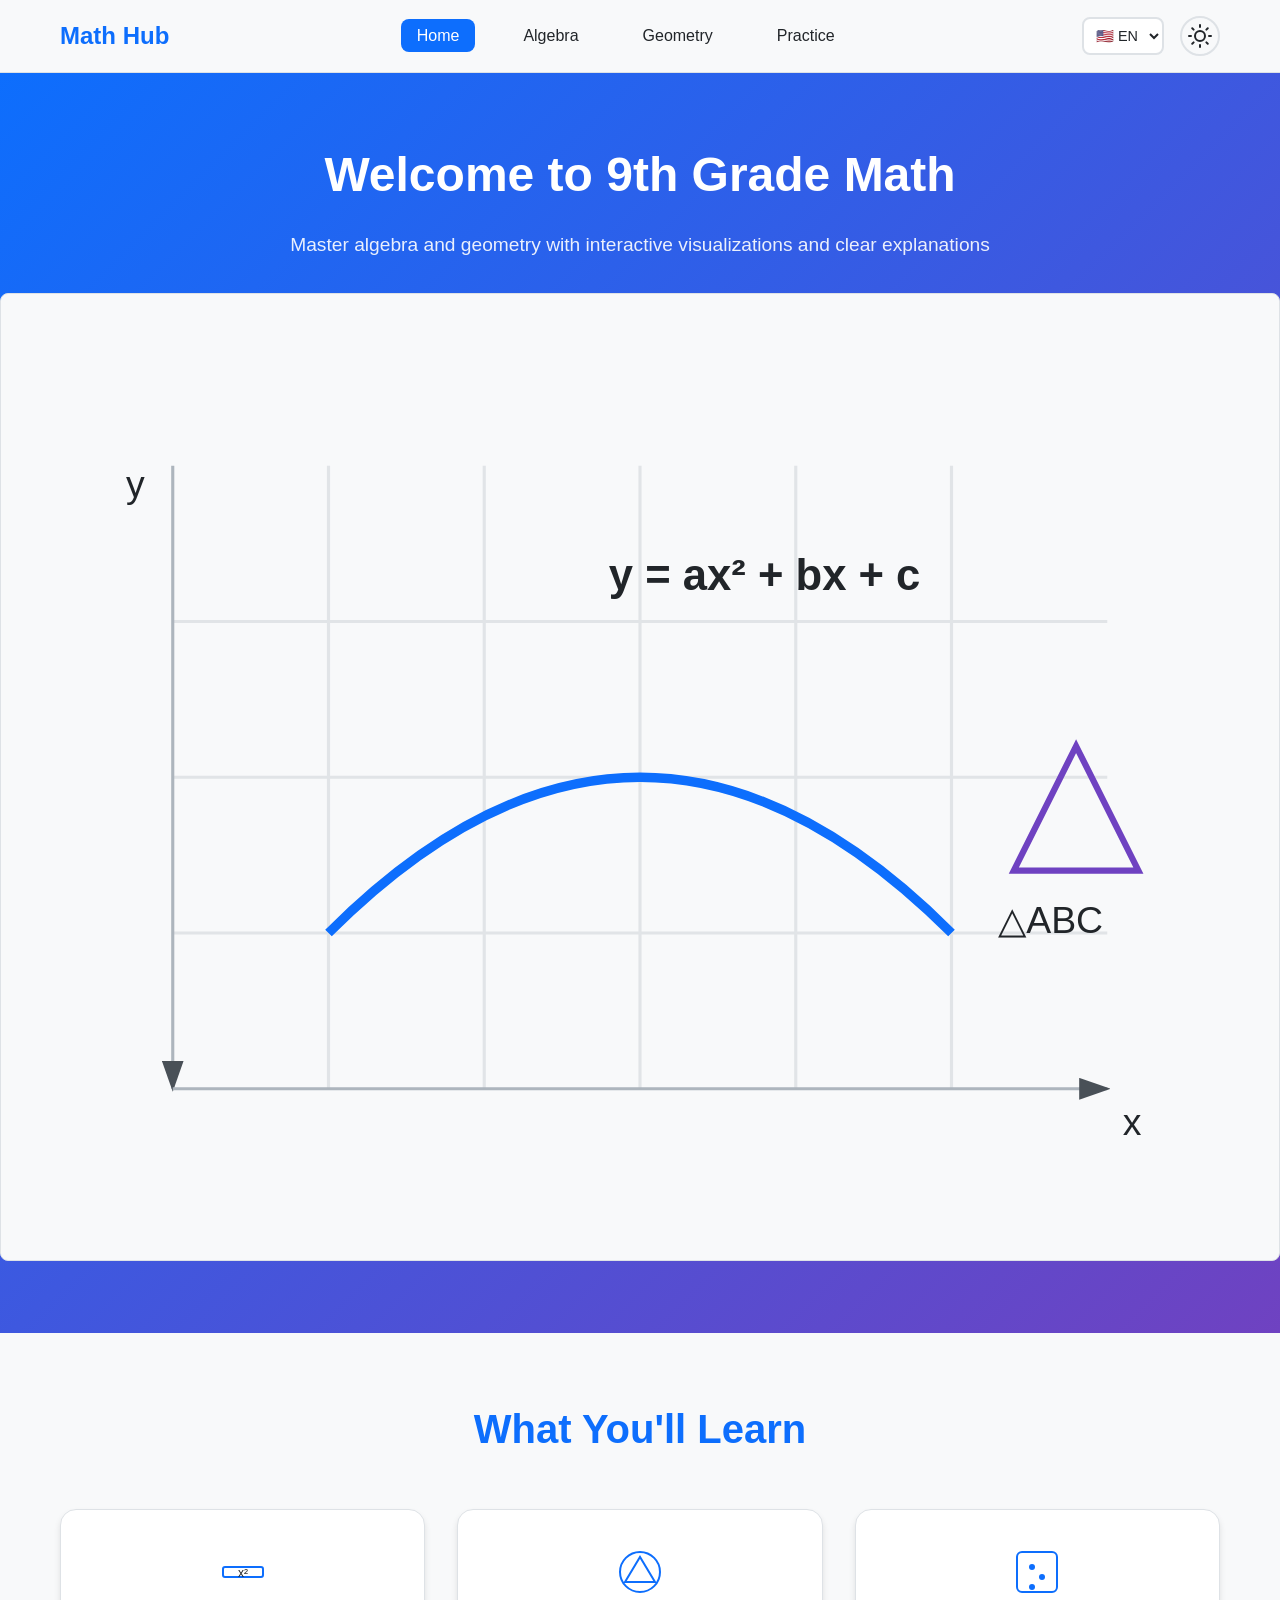
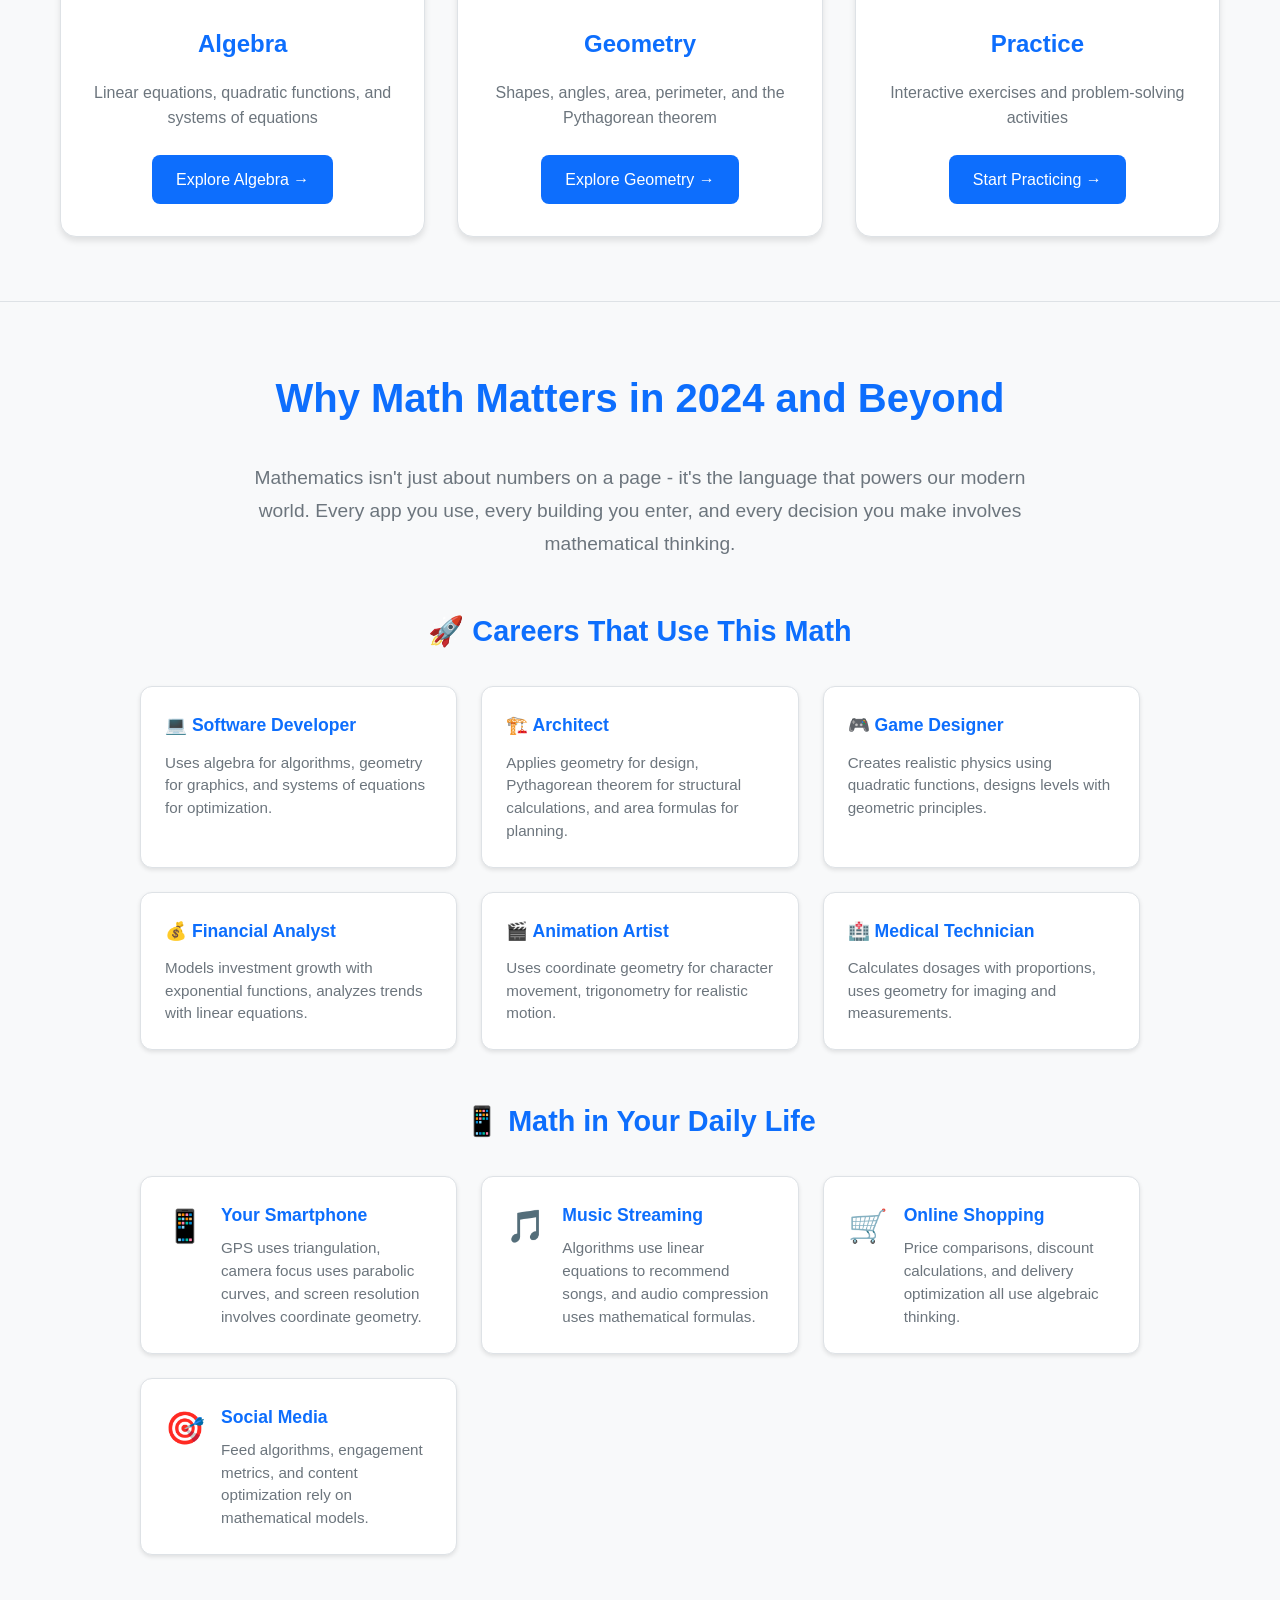
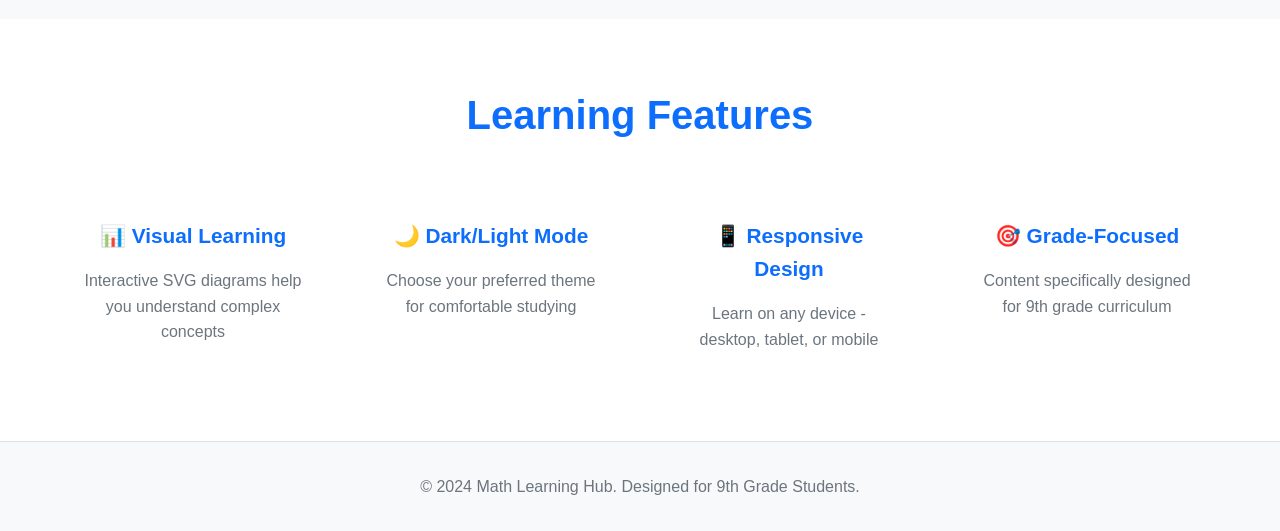
<file: index.html>
<!DOCTYPE html>
<html lang="en">
<head>
    <meta charset="UTF-8">
    <meta name="viewport" content="width=device-width, initial-scale=1.0">
    <title>9th Grade Math Learning Hub</title>
    <link rel="stylesheet" href="css/styles.css">
    <script src="js/translations.js"></script>
</head>
<body>
    <header>
        <nav class="navbar">
            <div class="nav-container">
                <h1 class="nav-logo">Math Hub</h1>
                <ul class="nav-menu">
                    <li class="nav-item">
                        <a href="index.html" class="nav-link active" data-translate="navHome">Home</a>
                    </li>
                    <li class="nav-item">
                        <a href="algebra.html" class="nav-link" data-translate="navAlgebra">Algebra</a>
                    </li>
                    <li class="nav-item">
                        <a href="geometry.html" class="nav-link" data-translate="navGeometry">Geometry</a>
                    </li>
                    <li class="nav-item">
                        <a href="practice.html" class="nav-link" data-translate="navPractice">Practice</a>
                    </li>
                </ul>
                <div class="nav-controls">
                    <button class="theme-toggle" id="themeToggle">
                        <svg class="theme-icon" width="24" height="24" viewBox="0 0 24 24">
                            <path class="sun-icon" d="M12 7a5 5 0 1 1 0 10 5 5 0 0 1 0-10zM12 1v2M12 21v2M4.22 4.22l1.42 1.42M18.36 18.36l1.42 1.42M1 12h2M21 12h2M4.22 19.78l1.42-1.42M18.36 5.64l1.42-1.42"/>
                            <path class="moon-icon" d="M21 12.79A9 9 0 1 1 11.21 3 7 7 0 0 0 21 12.79z"/>
                        </svg>
                    </button>
                </div>
            </div>
        </nav>
    </header>

    <main class="main-content">
        <section class="hero">
            <div class="hero-content">
                <h1 data-translate="homeTitle">Welcome to 9th Grade Math</h1>
                <p data-translate="homeSubtitle">Master algebra and geometry with interactive visualizations and clear explanations</p>
                
                <!-- Hero SVG Illustration -->
                <div class="hero-svg">
                    <svg width="400" height="300" viewBox="0 0 400 300" class="math-illustration">
                        <!-- Coordinate system -->
                        <defs>
                            <marker id="arrowhead" markerWidth="10" markerHeight="7" 
                                    refX="9" refY="3.5" orient="auto">
                                <polygon points="0 0, 10 3.5, 0 7" class="arrow-fill" />
                            </marker>
                        </defs>
                        
                        <!-- Grid lines -->
                        <g class="grid-lines">
                            <line x1="50" y1="50" x2="50" y2="250" stroke-width="2" marker-end="url(#arrowhead)"/>
                            <line x1="50" y1="250" x2="350" y2="250" stroke-width="2" marker-end="url(#arrowhead)"/>
                            
                            <!-- Grid -->
                            <g class="grid" opacity="0.3">
                                <line x1="50" y1="200" x2="350" y2="200"/>
                                <line x1="50" y1="150" x2="350" y2="150"/>
                                <line x1="50" y1="100" x2="350" y2="100"/>
                                <line x1="100" y1="50" x2="100" y2="250"/>
                                <line x1="150" y1="50" x2="150" y2="250"/>
                                <line x1="200" y1="50" x2="200" y2="250"/>
                                <line x1="250" y1="50" x2="250" y2="250"/>
                                <line x1="300" y1="50" x2="300" y2="250"/>
                            </g>
                        </g>
                        
                        <!-- Parabola -->
                        <path d="M 100 200 Q 200 100 300 200" stroke-width="3" fill="none" class="parabola"/>
                        
                        <!-- Triangle -->
                        <polygon points="320,180 360,180 340,140" class="triangle" stroke-width="2"/>
                        
                        <!-- Labels -->
                        <text x="35" y="60" class="axis-label">y</text>
                        <text x="355" y="265" class="axis-label">x</text>
                        <text x="190" y="90" class="function-label">y = ax² + bx + c</text>
                        <text x="315" y="200" class="shape-label">△ABC</text>
                    </svg>
                </div>
            </div>
        </section>

        <section class="topics-overview">
            <div class="container">
                <h2 data-translate="whatYouLearn">What You'll Learn</h2>
                <div class="topics-grid">
                    <div class="topic-card">
                        <div class="topic-icon">
                            <svg width="60" height="60" viewBox="0 0 60 60">
                                <rect x="10" y="25" width="40" height="10" rx="2" class="algebra-icon"/>
                                <text x="30" y="35" text-anchor="middle" class="icon-text">x²</text>
                            </svg>
                        </div>
                        <h3 data-translate="algebraTitle">Algebra</h3>
                        <p data-translate="algebraDesc">Linear equations, quadratic functions, and systems of equations</p>
                        <a href="algebra.html" class="topic-link" data-translate="exploreAlgebra">Explore Algebra →</a>
                    </div>

                    <div class="topic-card">
                        <div class="topic-icon">
                            <svg width="60" height="60" viewBox="0 0 60 60">
                                <circle cx="30" cy="30" r="20" class="geometry-icon"/>
                                <polygon points="15,40 30,15 45,40" class="geometry-triangle"/>
                            </svg>
                        </div>
                        <h3 data-translate="geometryTitle">Geometry</h3>
                        <p data-translate="geometryDesc">Shapes, angles, area, perimeter, and the Pythagorean theorem</p>
                        <a href="geometry.html" class="topic-link" data-translate="exploreGeometry">Explore Geometry →</a>
                    </div>

                    <div class="topic-card">
                        <div class="topic-icon">
                            <svg width="60" height="60" viewBox="0 0 60 60">
                                <rect x="10" y="10" width="40" height="40" rx="5" class="practice-icon"/>
                                <circle cx="25" cy="25" r="3" class="practice-dot"/>
                                <circle cx="35" cy="35" r="3" class="practice-dot"/>
                                <circle cx="25" cy="45" r="3" class="practice-dot"/>
                            </svg>
                        </div>
                        <h3 data-translate="practiceTitle">Practice</h3>
                        <p data-translate="practiceDesc">Interactive exercises and problem-solving activities</p>
                        <a href="practice.html" class="topic-link" data-translate="startPracticing">Start Practicing →</a>
                    </div>
                </div>
            </div>
        </section>

        <section class="why-math-matters">
            <div class="container">
                <h2 data-translate="whyMathMatters">Why Math Matters in 2024 and Beyond</h2>
                <div class="math-relevance">
                    <div class="relevance-intro">
                        <p data-translate="mathRelevanceIntro">Mathematics isn't just about numbers on a page - it's the language that powers our modern world. Every app you use, every building you enter, and every decision you make involves mathematical thinking.</p>
                    </div>
                    
                    <div class="career-connections">
                        <h3 data-translate="careersTitle">🚀 Careers That Use This Math</h3>
                        <div class="career-grid">
                            <div class="career-item">
                                <h4>💻 Software Developer</h4>
                                <p>Uses algebra for algorithms, geometry for graphics, and systems of equations for optimization.</p>
                            </div>
                            <div class="career-item">
                                <h4>🏗️ Architect</h4>
                                <p>Applies geometry for design, Pythagorean theorem for structural calculations, and area formulas for planning.</p>
                            </div>
                            <div class="career-item">
                                <h4>🎮 Game Designer</h4>
                                <p>Creates realistic physics using quadratic functions, designs levels with geometric principles.</p>
                            </div>
                            <div class="career-item">
                                <h4>💰 Financial Analyst</h4>
                                <p>Models investment growth with exponential functions, analyzes trends with linear equations.</p>
                            </div>
                            <div class="career-item">
                                <h4>🎬 Animation Artist</h4>
                                <p>Uses coordinate geometry for character movement, trigonometry for realistic motion.</p>
                            </div>
                            <div class="career-item">
                                <h4>🏥 Medical Technician</h4>
                                <p>Calculates dosages with proportions, uses geometry for imaging and measurements.</p>
                            </div>
                        </div>
                    </div>
                    
                    <div class="daily-life-math">
                        <h3>📱 Math in Your Daily Life</h3>
                        <div class="daily-examples">
                            <div class="daily-item">
                                <span class="emoji">📱</span>
                                <div>
                                    <h4>Your Smartphone</h4>
                                    <p>GPS uses triangulation, camera focus uses parabolic curves, and screen resolution involves coordinate geometry.</p>
                                </div>
                            </div>
                            <div class="daily-item">
                                <span class="emoji">🎵</span>
                                <div>
                                    <h4>Music Streaming</h4>
                                    <p>Algorithms use linear equations to recommend songs, and audio compression uses mathematical formulas.</p>
                                </div>
                            </div>
                            <div class="daily-item">
                                <span class="emoji">🛒</span>
                                <div>
                                    <h4>Online Shopping</h4>
                                    <p>Price comparisons, discount calculations, and delivery optimization all use algebraic thinking.</p>
                                </div>
                            </div>
                            <div class="daily-item">
                                <span class="emoji">🎯</span>
                                <div>
                                    <h4>Social Media</h4>
                                    <p>Feed algorithms, engagement metrics, and content optimization rely on mathematical models.</p>
                                </div>
                            </div>
                        </div>
                    </div>
                </div>
            </div>
        </section>

        <section class="features">
            <div class="container">
                <h2 data-translate="learningFeatures">Learning Features</h2>
                <div class="features-grid">
                    <div class="feature">
                        <h3 data-translate="visualLearning">📊 Visual Learning</h3>
                        <p data-translate="visualLearningDesc">Interactive SVG diagrams help you understand complex concepts</p>
                    </div>
                    <div class="feature">
                        <h3 data-translate="darkLightMode">🌙 Dark/Light Mode</h3>
                        <p data-translate="darkLightModeDesc">Choose your preferred theme for comfortable studying</p>
                    </div>
                    <div class="feature">
                        <h3 data-translate="responsiveDesign">📱 Responsive Design</h3>
                        <p data-translate="responsiveDesignDesc">Learn on any device - desktop, tablet, or mobile</p>
                    </div>
                    <div class="feature">
                        <h3 data-translate="gradeFocused">🎯 Grade-Focused</h3>
                        <p data-translate="gradeFocusedDesc">Content specifically designed for 9th grade curriculum</p>
                    </div>
                </div>
            </div>
        </section>
    </main>

    <footer>
        <div class="container">
            <p data-translate="footerText">&copy; 2024 Math Learning Hub. Designed for 9th Grade Students.</p>
        </div>
    </footer>

    <script src="js/auto-translate.js"></script>
    <script src="js/main.js"></script>
</body>
</html>
</file>
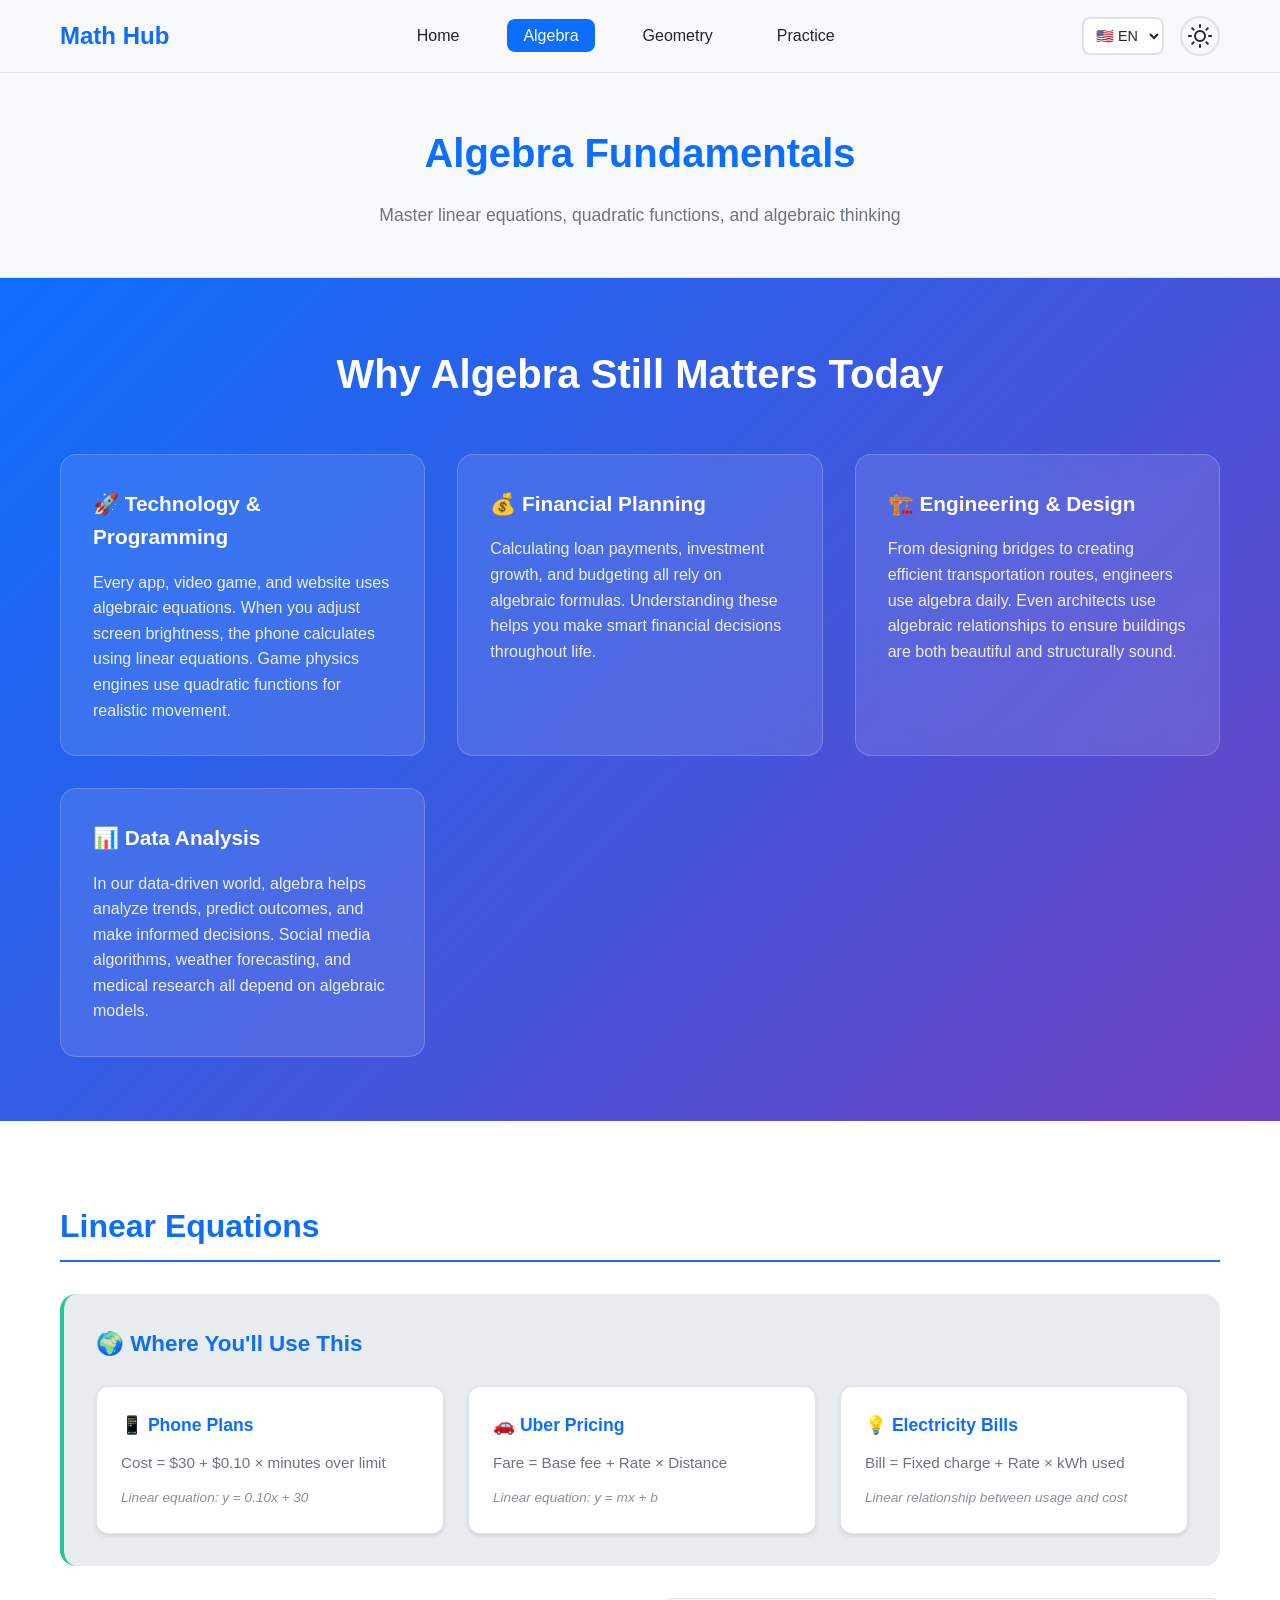
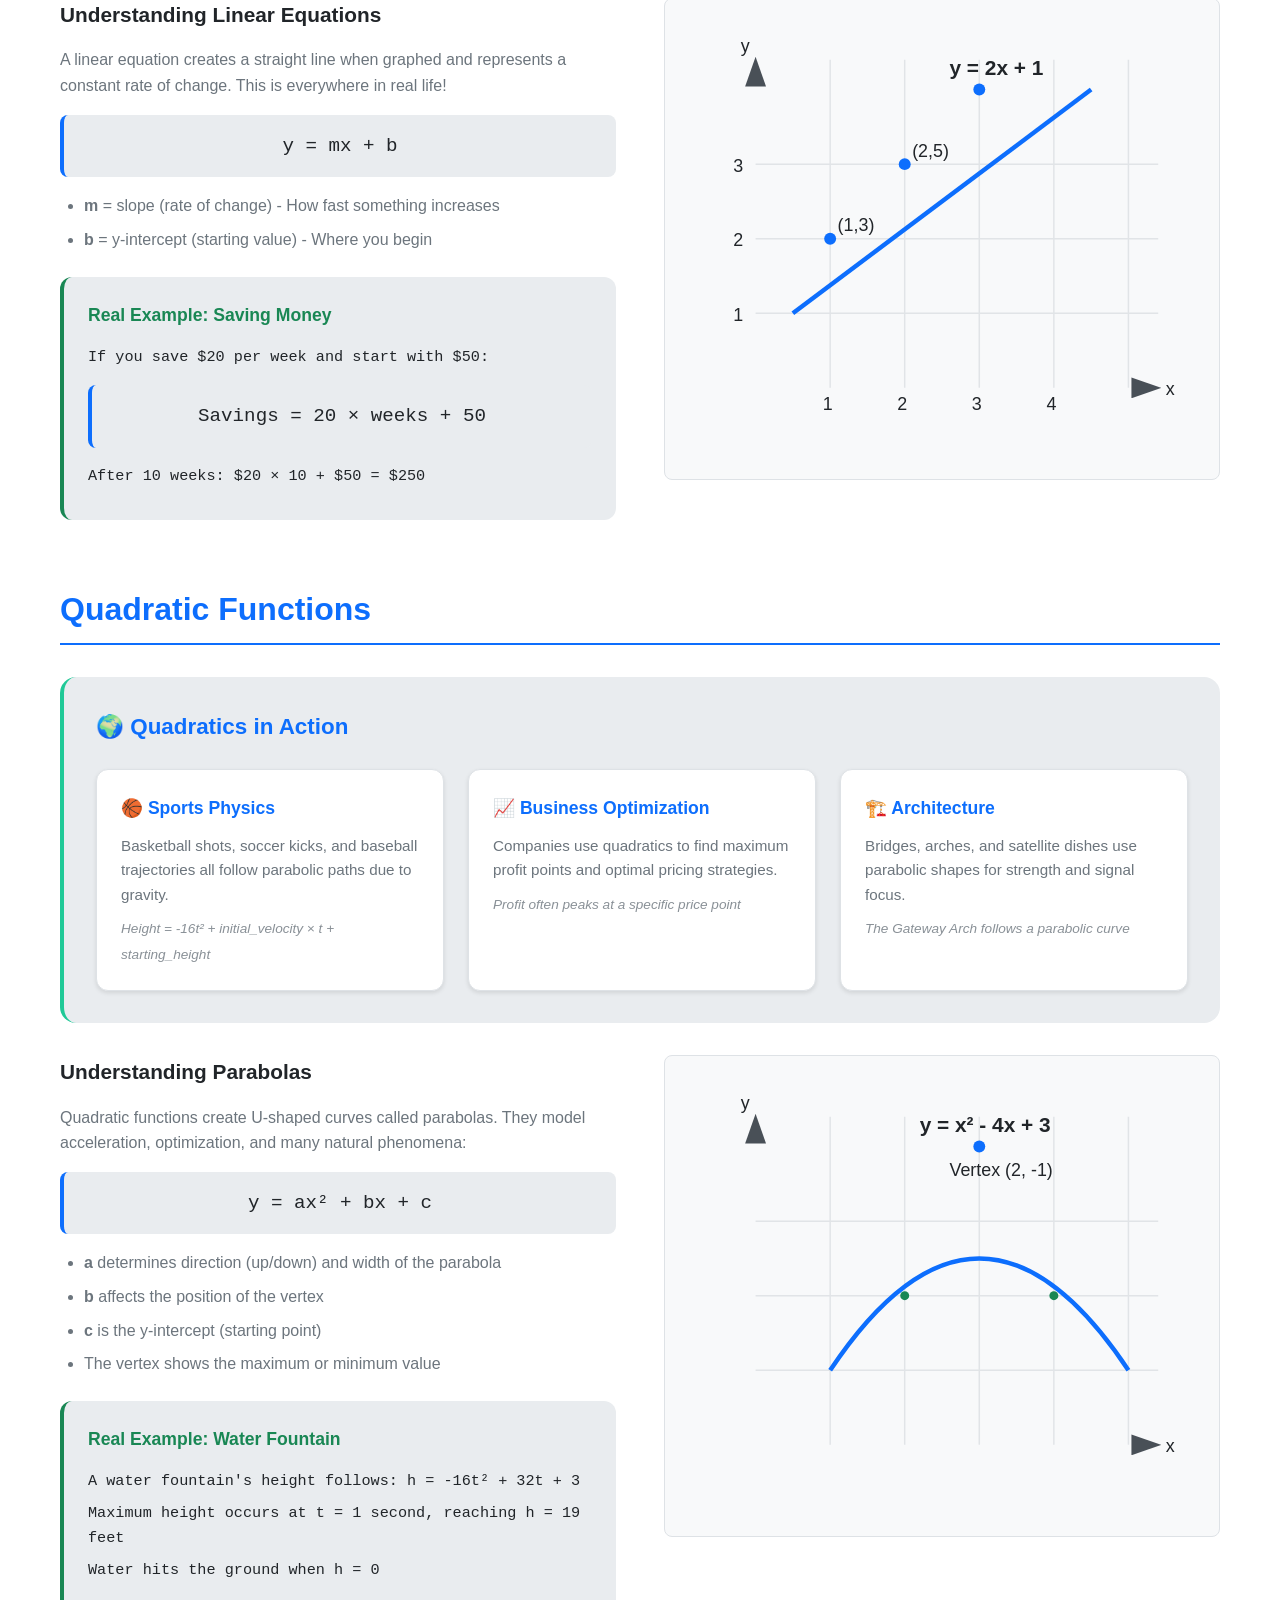
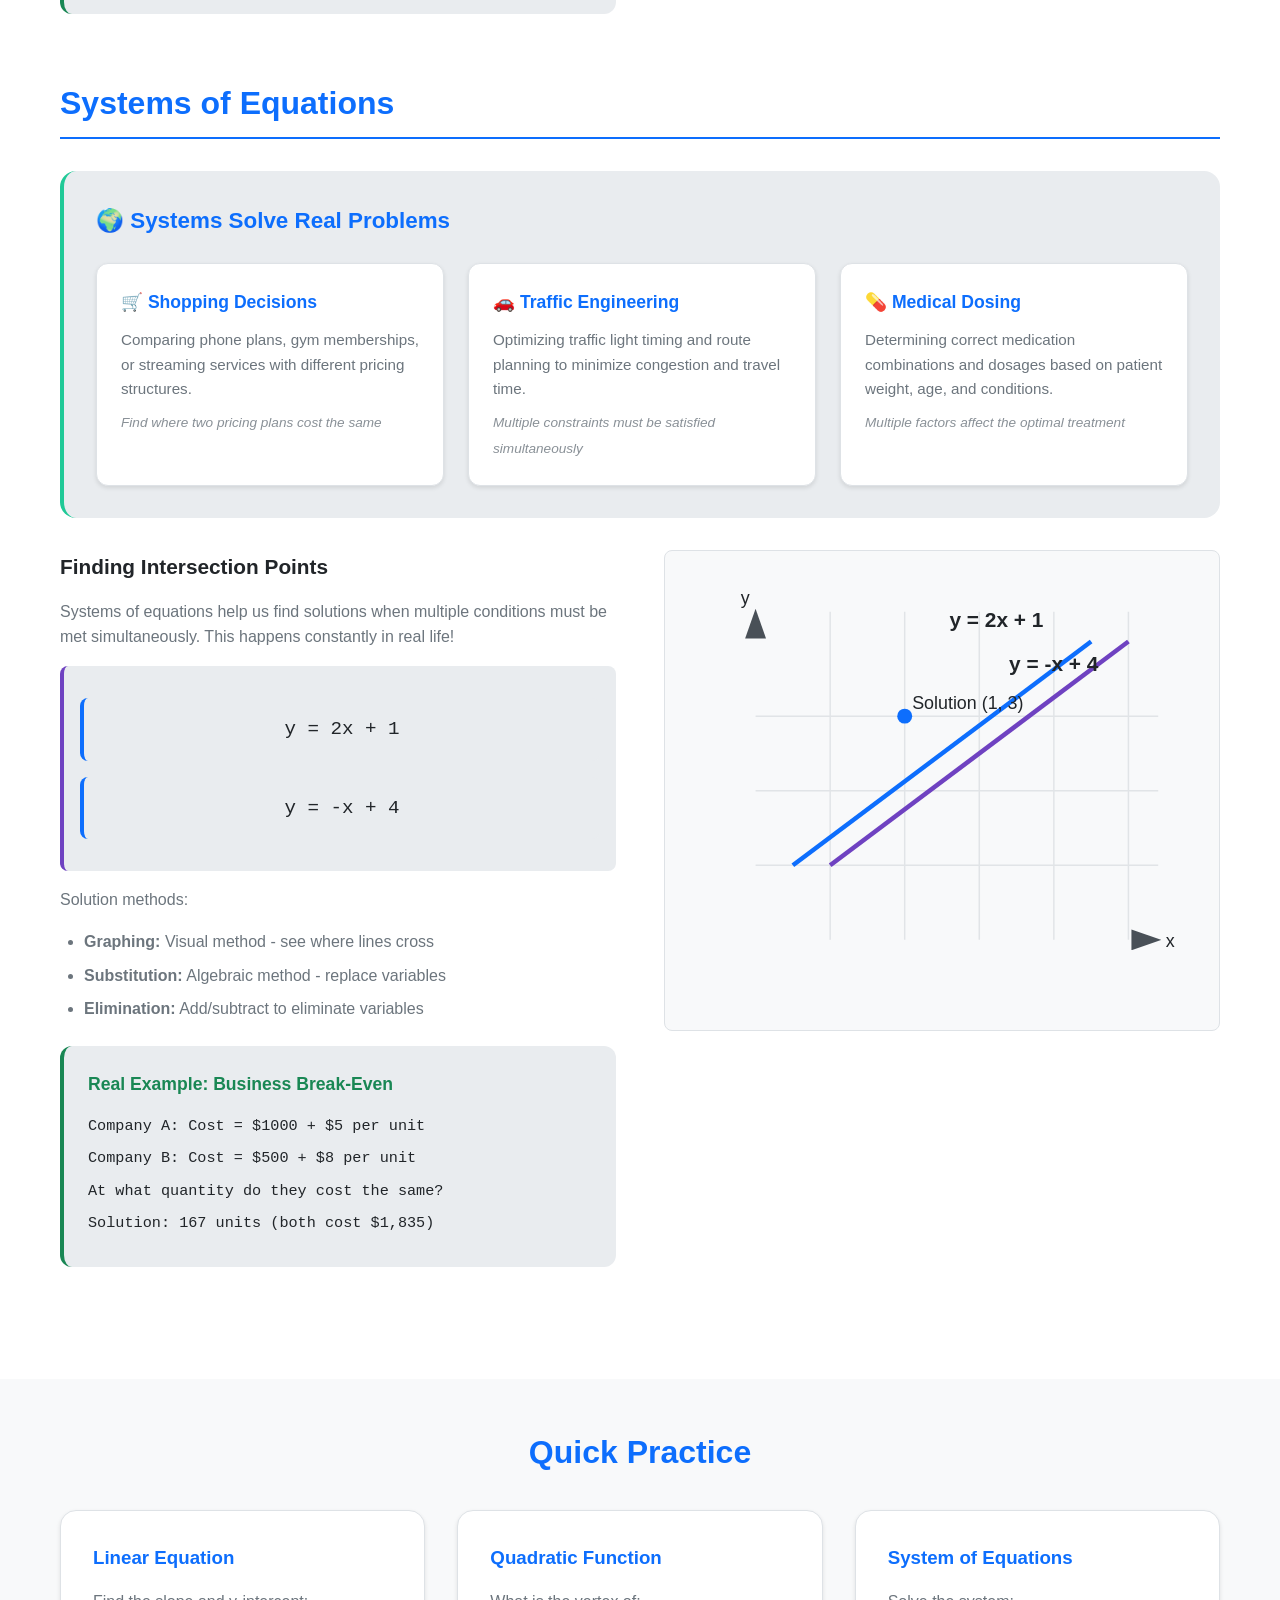
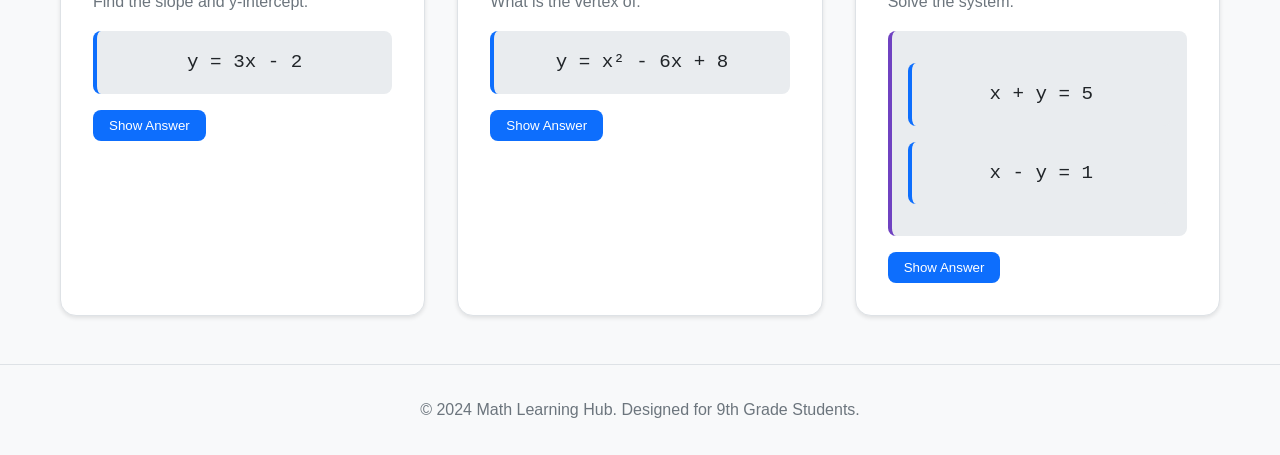
<file: algebra.html>
<!DOCTYPE html>
<html lang="en">
<head>
    <meta charset="UTF-8">
    <meta name="viewport" content="width=device-width, initial-scale=1.0">
    <title>Algebra - 9th Grade Math</title>
    <link rel="stylesheet" href="css/styles.css">
    <script src="js/translations.js"></script>
</head>
<body>
    <header>
        <nav class="navbar">
            <div class="nav-container">
                <h1 class="nav-logo">Math Hub</h1>
                <ul class="nav-menu">
                    <li class="nav-item">
                        <a href="index.html" class="nav-link" data-translate="navHome">Home</a>
                    </li>
                    <li class="nav-item">
                        <a href="algebra.html" class="nav-link active" data-translate="navAlgebra">Algebra</a>
                    </li>
                    <li class="nav-item">
                        <a href="geometry.html" class="nav-link" data-translate="navGeometry">Geometry</a>
                    </li>
                    <li class="nav-item">
                        <a href="practice.html" class="nav-link" data-translate="navPractice">Practice</a>
                    </li>
                </ul>
                <div class="nav-controls">
                    <button class="theme-toggle" id="themeToggle">
                        <svg class="theme-icon" width="24" height="24" viewBox="0 0 24 24">
                            <path class="sun-icon" d="M12 7a5 5 0 1 1 0 10 5 5 0 0 1 0-10zM12 1v2M12 21v2M4.22 4.22l1.42 1.42M18.36 18.36l1.42 1.42M1 12h2M21 12h2M4.22 19.78l1.42-1.42M18.36 5.64l1.42-1.42"/>
                            <path class="moon-icon" d="M21 12.79A9 9 0 1 1 11.21 3 7 7 0 0 0 21 12.79z"/>
                        </svg>
                    </button>
                </div>
            </div>
        </nav>
    </header>

    <main class="main-content">
        <section class="page-header">
            <div class="container">
                <h1 data-translate="algebraFundamentals">Algebra Fundamentals</h1>
                <p data-translate="algebraSubtitle">Master linear equations, quadratic functions, and algebraic thinking</p>
            </div>
        </section>

        <!-- Why Algebra Matters Section -->
        <section class="relevance-section">
            <div class="container">
                <h2>Why Algebra Still Matters Today</h2>
                <div class="relevance-grid">
                    <div class="relevance-card">
                        <h3>🚀 Technology & Programming</h3>
                        <p>Every app, video game, and website uses algebraic equations. When you adjust screen brightness, the phone calculates using linear equations. Game physics engines use quadratic functions for realistic movement.</p>
                    </div>
                    <div class="relevance-card">
                        <h3>💰 Financial Planning</h3>
                        <p>Calculating loan payments, investment growth, and budgeting all rely on algebraic formulas. Understanding these helps you make smart financial decisions throughout life.</p>
                    </div>
                    <div class="relevance-card">
                        <h3>🏗️ Engineering & Design</h3>
                        <p>From designing bridges to creating efficient transportation routes, engineers use algebra daily. Even architects use algebraic relationships to ensure buildings are both beautiful and structurally sound.</p>
                    </div>
                    <div class="relevance-card">
                        <h3>📊 Data Analysis</h3>
                        <p>In our data-driven world, algebra helps analyze trends, predict outcomes, and make informed decisions. Social media algorithms, weather forecasting, and medical research all depend on algebraic models.</p>
                    </div>
                </div>
            </div>
        </section>

        <section class="content-section">
            <div class="container">
                <div class="topic-section">
                    <h2>Linear Equations</h2>
                    
                    <!-- Real-world introduction -->
                    <div class="real-world-intro">
                        <h3>🌍 Where You'll Use This</h3>
                        <div class="application-examples">
                            <div class="example-card">
                                <h4>📱 Phone Plans</h4>
                                <p>Cost = $30 + $0.10 × minutes over limit</p>
                                <small>Linear equation: y = 0.10x + 30</small>
                            </div>
                            <div class="example-card">
                                <h4>🚗 Uber Pricing</h4>
                                <p>Fare = Base fee + Rate × Distance</p>
                                <small>Linear equation: y = mx + b</small>
                            </div>
                            <div class="example-card">
                                <h4>💡 Electricity Bills</h4>
                                <p>Bill = Fixed charge + Rate × kWh used</p>
                                <small>Linear relationship between usage and cost</small>
                            </div>
                        </div>
                    </div>
                    
                    <div class="content-grid">
                        <div class="explanation">
                            <h3>Understanding Linear Equations</h3>
                            <p>A linear equation creates a straight line when graphed and represents a constant rate of change. This is everywhere in real life!</p>
                            <div class="equation">y = mx + b</div>
                            <ul>
                                <li><strong>m</strong> = slope (rate of change) - How fast something increases</li>
                                <li><strong>b</strong> = y-intercept (starting value) - Where you begin</li>
                            </ul>
                            
                            <div class="real-world-example">
                                <h4>Real Example: Saving Money</h4>
                                <p>If you save $20 per week and start with $50:</p>
                                <div class="equation">Savings = 20 × weeks + 50</div>
                                <p>After 10 weeks: $20 × 10 + $50 = $250</p>
                            </div>
                        </div>
                        <div class="visualization">
                            <svg width="350" height="300" viewBox="0 0 350 300" class="algebra-graph">
                                <defs>
                                    <marker id="arrow" markerWidth="10" markerHeight="7" 
                                            refX="9" refY="3.5" orient="auto">
                                        <polygon points="0 0, 10 3.5, 0 7" class="arrow-fill" />
                                    </marker>
                                </defs>
                                
                                <!-- Grid -->
                                <g class="grid-system">
                                    <!-- Axes -->
                                    <line x1="50" y1="250" x2="320" y2="250" stroke-width="2" marker-end="url(#arrow)"/>
                                    <line x1="50" y1="250" x2="50" y2="30" stroke-width="2" marker-end="url(#arrow)"/>
                                    
                                    <!-- Grid lines -->
                                    <g class="grid" opacity="0.3">
                                        <line x1="50" y1="200" x2="320" y2="200"/>
                                        <line x1="50" y1="150" x2="320" y2="150"/>
                                        <line x1="50" y1="100" x2="320" y2="100"/>
                                        <line x1="100" y1="30" x2="100" y2="250"/>
                                        <line x1="150" y1="30" x2="150" y2="250"/>
                                        <line x1="200" y1="30" x2="200" y2="250"/>
                                        <line x1="250" y1="30" x2="250" y2="250"/>
                                        <line x1="300" y1="30" x2="300" y2="250"/>
                                    </g>
                                    
                                    <!-- Axis labels -->
                                    <text x="325" y="255" class="axis-label">x</text>
                                    <text x="40" y="25" class="axis-label">y</text>
                                    
                                    <!-- Numbers -->
                                    <text x="95" y="265" class="grid-number">1</text>
                                    <text x="145" y="265" class="grid-number">2</text>
                                    <text x="195" y="265" class="grid-number">3</text>
                                    <text x="245" y="265" class="grid-number">4</text>
                                    <text x="35" y="205" class="grid-number">1</text>
                                    <text x="35" y="155" class="grid-number">2</text>
                                    <text x="35" y="105" class="grid-number">3</text>
                                </g>
                                
                                <!-- Linear function y = 2x + 1 -->
                                <line x1="75" y1="200" x2="275" y2="50" stroke-width="3" class="linear-line"/>
                                
                                <!-- Points -->
                                <circle cx="100" cy="150" r="4" class="point"/>
                                <circle cx="150" cy="100" r="4" class="point"/>
                                <circle cx="200" cy="50" r="4" class="point"/>
                                
                                <!-- Labels -->
                                <text x="180" y="40" class="function-label">y = 2x + 1</text>
                                <text x="105" y="145" class="point-label">(1,3)</text>
                                <text x="155" y="95" class="point-label">(2,5)</text>
                            </svg>
                        </div>
                    </div>
                </div>

                <div class="topic-section">
                    <h2>Quadratic Functions</h2>
                    
                    <!-- Real-world applications for quadratics -->
                    <div class="real-world-intro">
                        <h3>🌍 Quadratics in Action</h3>
                        <div class="application-examples">
                            <div class="example-card">
                                <h4>🏀 Sports Physics</h4>
                                <p>Basketball shots, soccer kicks, and baseball trajectories all follow parabolic paths due to gravity.</p>
                                <small>Height = -16t² + initial_velocity × t + starting_height</small>
                            </div>
                            <div class="example-card">
                                <h4>📈 Business Optimization</h4>
                                <p>Companies use quadratics to find maximum profit points and optimal pricing strategies.</p>
                                <small>Profit often peaks at a specific price point</small>
                            </div>
                            <div class="example-card">
                                <h4>🏗️ Architecture</h4>
                                <p>Bridges, arches, and satellite dishes use parabolic shapes for strength and signal focus.</p>
                                <small>The Gateway Arch follows a parabolic curve</small>
                            </div>
                        </div>
                    </div>
                    
                    <div class="content-grid">
                        <div class="explanation">
                            <h3>Understanding Parabolas</h3>
                            <p>Quadratic functions create U-shaped curves called parabolas. They model acceleration, optimization, and many natural phenomena:</p>
                            <div class="equation">y = ax² + bx + c</div>
                            <ul>
                                <li><strong>a</strong> determines direction (up/down) and width of the parabola</li>
                                <li><strong>b</strong> affects the position of the vertex</li>
                                <li><strong>c</strong> is the y-intercept (starting point)</li>
                                <li>The vertex shows the maximum or minimum value</li>
                            </ul>
                            
                            <div class="real-world-example">
                                <h4>Real Example: Water Fountain</h4>
                                <p>A water fountain's height follows: h = -16t² + 32t + 3</p>
                                <p>Maximum height occurs at t = 1 second, reaching h = 19 feet</p>
                                <p>Water hits the ground when h = 0</p>
                            </div>
                        </div>
                        <div class="visualization">
                            <svg width="350" height="300" viewBox="0 0 350 300" class="algebra-graph">
                                <!-- Grid system (reusing from above) -->
                                <g class="grid-system">
                                    <line x1="50" y1="250" x2="320" y2="250" stroke-width="2" marker-end="url(#arrow)"/>
                                    <line x1="50" y1="250" x2="50" y2="30" stroke-width="2" marker-end="url(#arrow)"/>
                                    
                                    <g class="grid" opacity="0.3">
                                        <line x1="50" y1="200" x2="320" y2="200"/>
                                        <line x1="50" y1="150" x2="320" y2="150"/>
                                        <line x1="50" y1="100" x2="320" y2="100"/>
                                        <line x1="100" y1="30" x2="100" y2="250"/>
                                        <line x1="150" y1="30" x2="150" y2="250"/>
                                        <line x1="200" y1="30" x2="200" y2="250"/>
                                        <line x1="250" y1="30" x2="250" y2="250"/>
                                        <line x1="300" y1="30" x2="300" y2="250"/>
                                    </g>
                                    
                                    <text x="325" y="255" class="axis-label">x</text>
                                    <text x="40" y="25" class="axis-label">y</text>
                                </g>
                                
                                <!-- Parabola y = x² - 4x + 3 -->
                                <path d="M 100 200 Q 200 50 300 200" stroke-width="3" fill="none" class="parabola"/>
                                
                                <!-- Vertex point -->
                                <circle cx="200" cy="50" r="4" class="vertex-point"/>
                                
                                <!-- x-intercepts -->
                                <circle cx="150" cy="150" r="3" class="intercept-point"/>
                                <circle cx="250" cy="150" r="3" class="intercept-point"/>
                                
                                <!-- Labels -->
                                <text x="160" y="40" class="function-label">y = x² - 4x + 3</text>
                                <text x="180" y="70" class="vertex-label">Vertex (2, -1)</text>
                            </svg>
                        </div>
                    </div>
                </div>

                <div class="topic-section">
                    <h2>Systems of Equations</h2>
                    
                    <!-- Real-world applications for systems -->
                    <div class="real-world-intro">
                        <h3>🌍 Systems Solve Real Problems</h3>
                        <div class="application-examples">
                            <div class="example-card">
                                <h4>🛒 Shopping Decisions</h4>
                                <p>Comparing phone plans, gym memberships, or streaming services with different pricing structures.</p>
                                <small>Find where two pricing plans cost the same</small>
                            </div>
                            <div class="example-card">
                                <h4>🚗 Traffic Engineering</h4>
                                <p>Optimizing traffic light timing and route planning to minimize congestion and travel time.</p>
                                <small>Multiple constraints must be satisfied simultaneously</small>
                            </div>
                            <div class="example-card">
                                <h4>💊 Medical Dosing</h4>
                                <p>Determining correct medication combinations and dosages based on patient weight, age, and conditions.</p>
                                <small>Multiple factors affect the optimal treatment</small>
                            </div>
                        </div>
                    </div>
                    
                    <div class="content-grid">
                        <div class="explanation">
                            <h3>Finding Intersection Points</h3>
                            <p>Systems of equations help us find solutions when multiple conditions must be met simultaneously. This happens constantly in real life!</p>
                            <div class="equation-system">
                                <div class="equation">y = 2x + 1</div>
                                <div class="equation">y = -x + 4</div>
                            </div>
                            <p>Solution methods:</p>
                            <ul>
                                <li><strong>Graphing:</strong> Visual method - see where lines cross</li>
                                <li><strong>Substitution:</strong> Algebraic method - replace variables</li>
                                <li><strong>Elimination:</strong> Add/subtract to eliminate variables</li>
                            </ul>
                            
                            <div class="real-world-example">
                                <h4>Real Example: Business Break-Even</h4>
                                <p>Company A: Cost = $1000 + $5 per unit</p>
                                <p>Company B: Cost = $500 + $8 per unit</p>
                                <p>At what quantity do they cost the same?</p>
                                <p>Solution: 167 units (both cost $1,835)</p>
                            </div>
                        </div>
                        <div class="visualization">
                            <svg width="350" height="300" viewBox="0 0 350 300" class="algebra-graph">
                                <!-- Grid system -->
                                <g class="grid-system">
                                    <line x1="50" y1="250" x2="320" y2="250" stroke-width="2" marker-end="url(#arrow)"/>
                                    <line x1="50" y1="250" x2="50" y2="30" stroke-width="2" marker-end="url(#arrow)"/>
                                    
                                    <g class="grid" opacity="0.3">
                                        <line x1="50" y1="200" x2="320" y2="200"/>
                                        <line x1="50" y1="150" x2="320" y2="150"/>
                                        <line x1="50" y1="100" x2="320" y2="100"/>
                                        <line x1="100" y1="30" x2="100" y2="250"/>
                                        <line x1="150" y1="30" x2="150" y2="250"/>
                                        <line x1="200" y1="30" x2="200" y2="250"/>
                                        <line x1="250" y1="30" x2="250" y2="250"/>
                                        <line x1="300" y1="30" x2="300" y2="250"/>
                                    </g>
                                    
                                    <text x="325" y="255" class="axis-label">x</text>
                                    <text x="40" y="25" class="axis-label">y</text>
                                </g>
                                
                                <!-- First line: y = 2x + 1 -->
                                <line x1="75" y1="200" x2="275" y2="50" stroke-width="3" class="line1"/>
                                
                                <!-- Second line: y = -x + 4 -->
                                <line x1="100" y1="200" x2="300" y2="50" stroke-width="3" class="line2"/>
                                
                                <!-- Intersection point -->
                                <circle cx="150" cy="100" r="5" class="intersection-point"/>
                                
                                <!-- Labels -->
                                <text x="180" y="40" class="function-label">y = 2x + 1</text>
                                <text x="220" y="70" class="function-label">y = -x + 4</text>
                                <text x="155" y="95" class="intersection-label">Solution (1, 3)</text>
                            </svg>
                        </div>
                    </div>
                </div>
            </div>
        </section>

        <section class="practice-problems">
            <div class="container">
                <h2>Quick Practice</h2>
                <div class="problems-grid">
                    <div class="problem-card">
                        <h3>Linear Equation</h3>
                        <p>Find the slope and y-intercept:</p>
                        <div class="equation">y = 3x - 2</div>
                        <button class="reveal-btn" onclick="toggleAnswer('answer1')">Show Answer</button>
                        <div id="answer1" class="answer hidden">
                            Slope (m) = 3, Y-intercept (b) = -2
                        </div>
                    </div>
                    
                    <div class="problem-card">
                        <h3>Quadratic Function</h3>
                        <p>What is the vertex of:</p>
                        <div class="equation">y = x² - 6x + 8</div>
                        <button class="reveal-btn" onclick="toggleAnswer('answer2')">Show Answer</button>
                        <div id="answer2" class="answer hidden">
                            Vertex: (3, -1)
                        </div>
                    </div>
                    
                    <div class="problem-card">
                        <h3>System of Equations</h3>
                        <p>Solve the system:</p>
                        <div class="equation-system">
                            <div class="equation">x + y = 5</div>
                            <div class="equation">x - y = 1</div>
                        </div>
                        <button class="reveal-btn" onclick="toggleAnswer('answer3')">Show Answer</button>
                        <div id="answer3" class="answer hidden">
                            x = 3, y = 2
                        </div>
                    </div>
                </div>
            </div>
        </section>
    </main>

    <footer>
        <div class="container">
            <p>&copy; 2024 Math Learning Hub. Designed for 9th Grade Students.</p>
        </div>
    </footer>

    <script src="js/auto-translate.js"></script>
    <script src="js/main.js"></script>
</body>
</html>
</file>
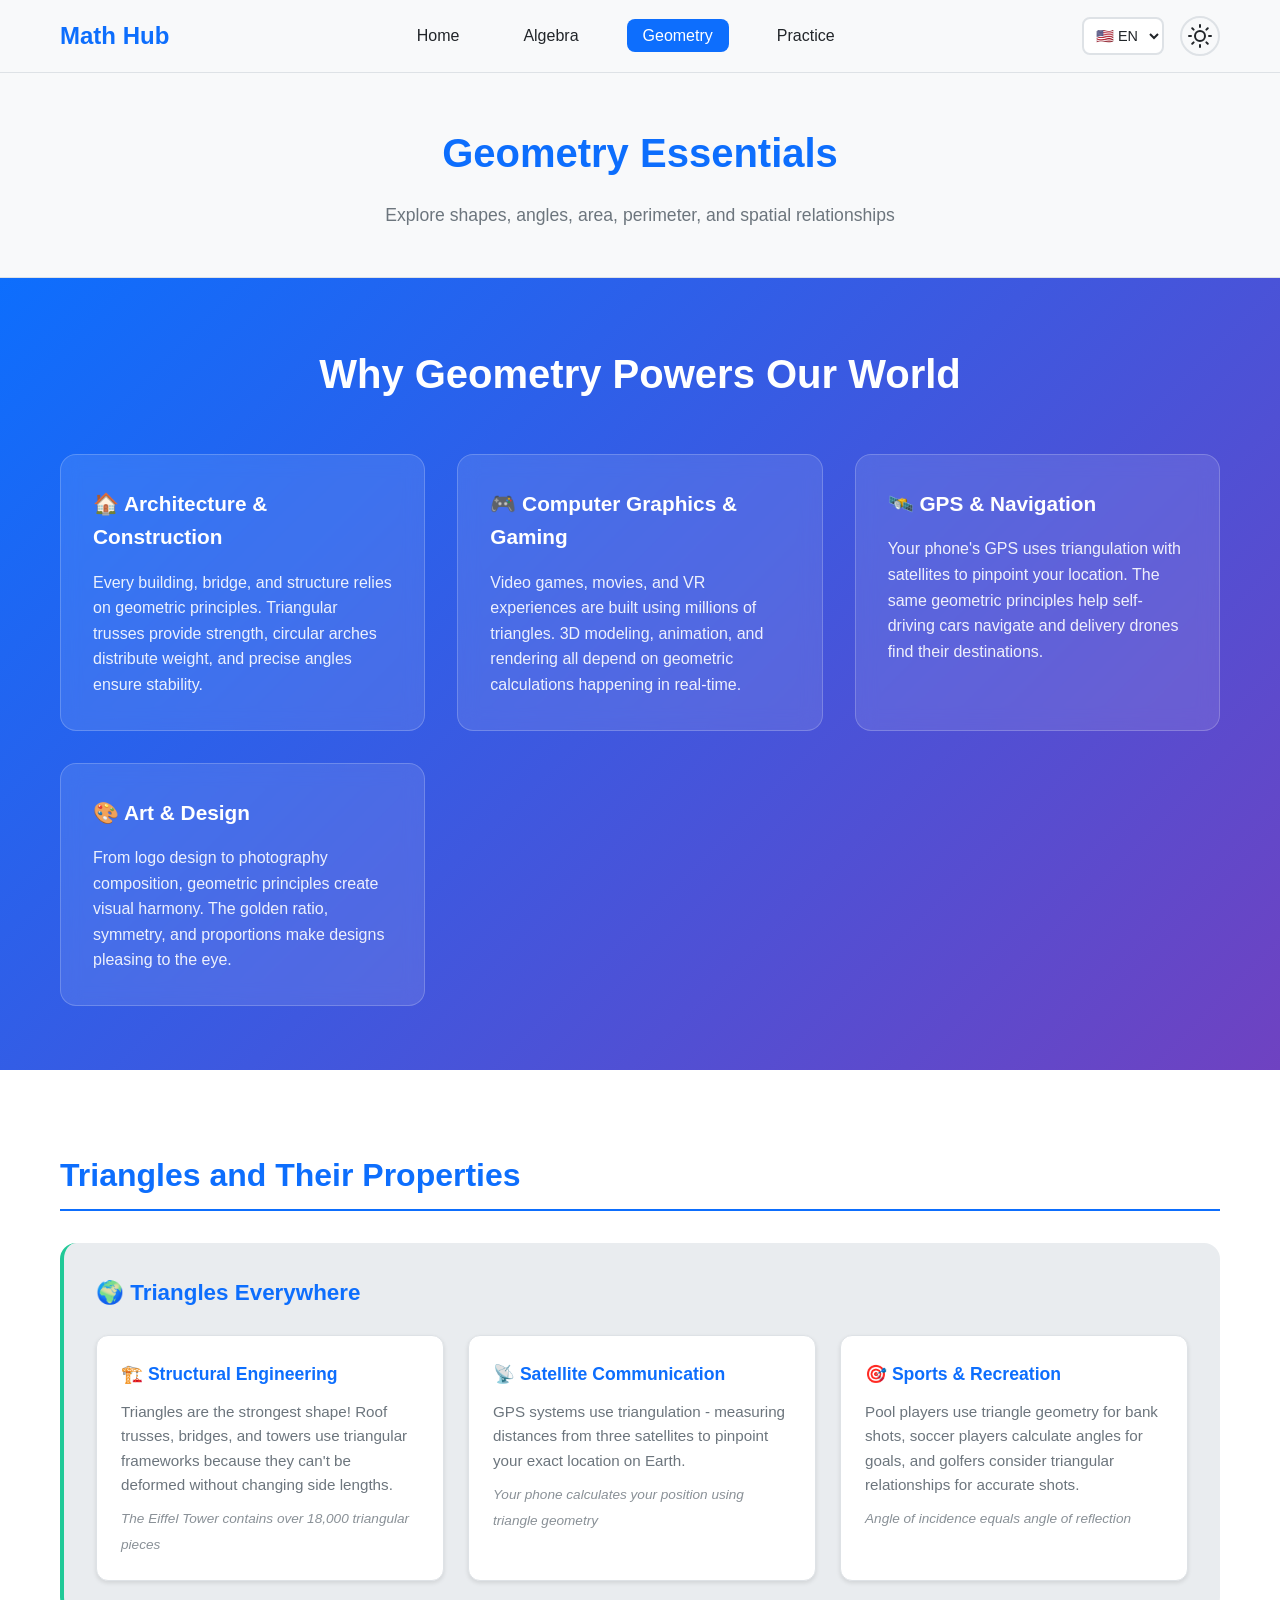
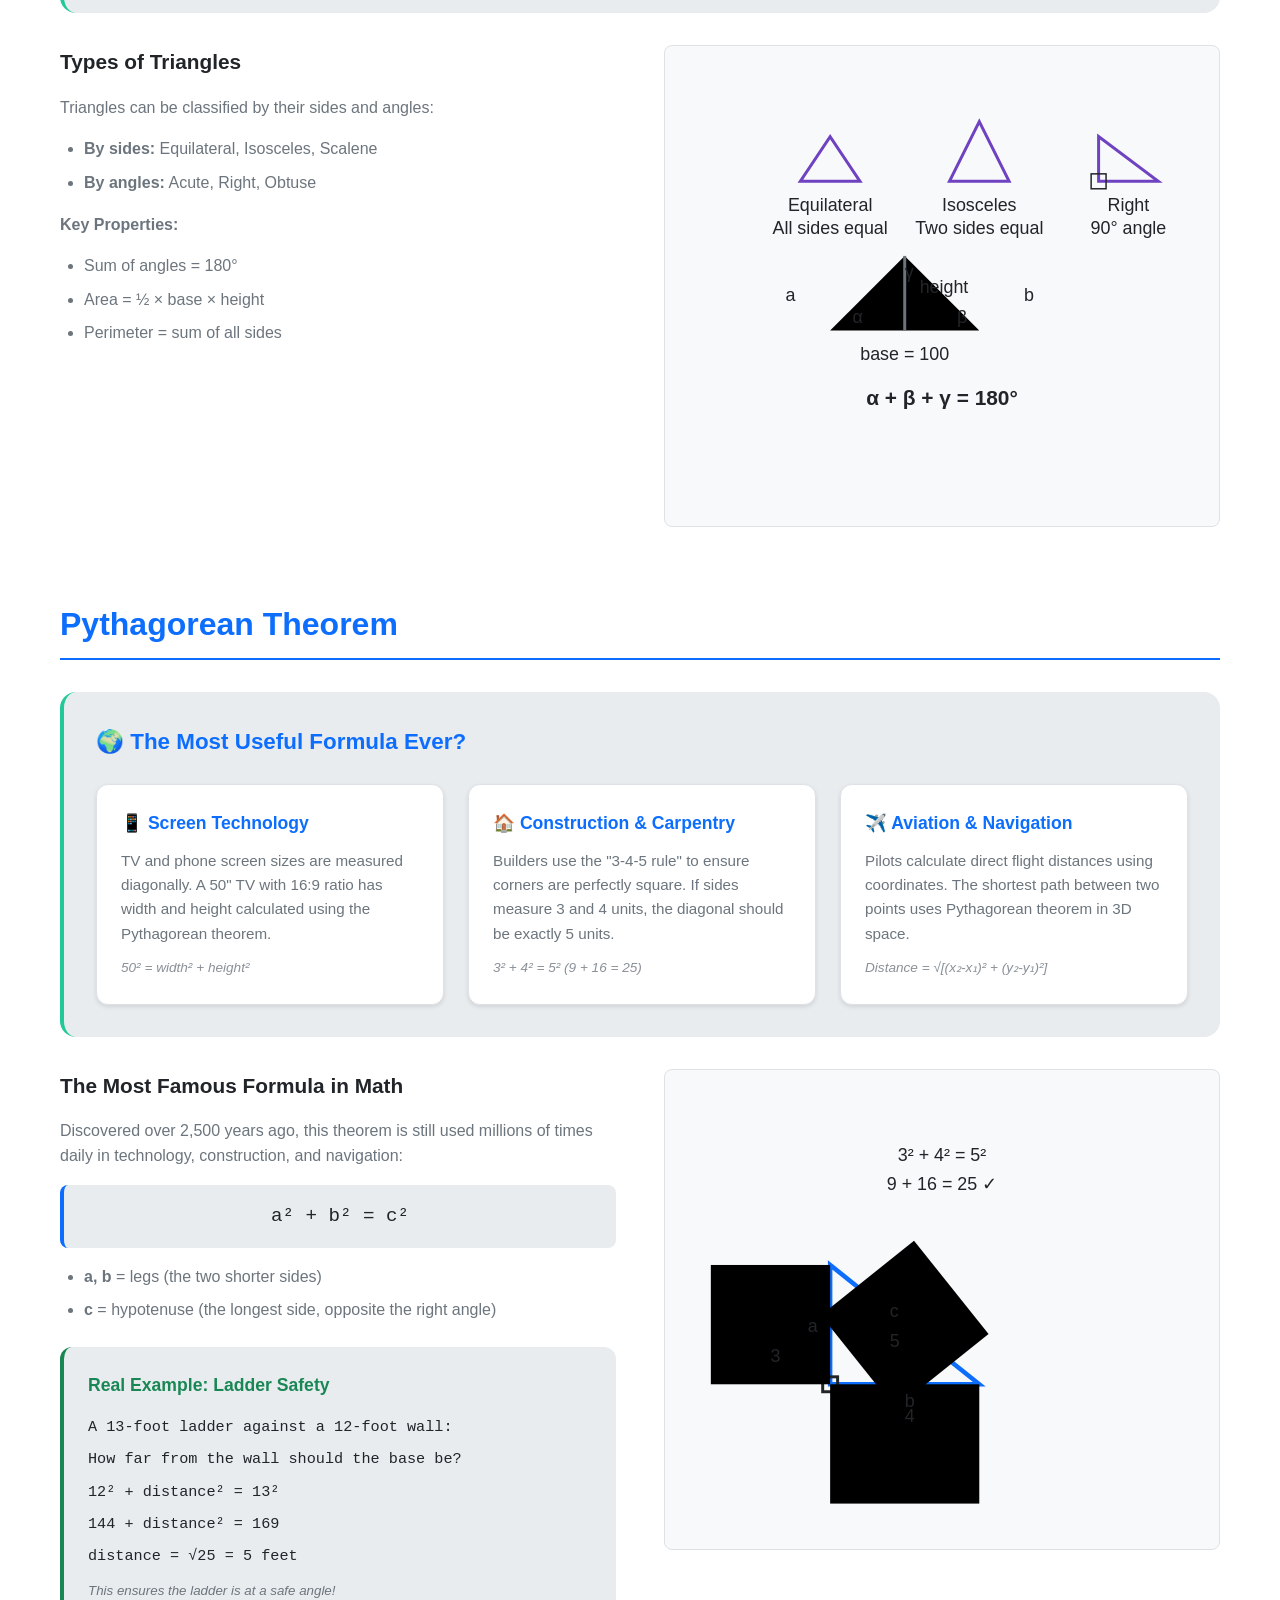
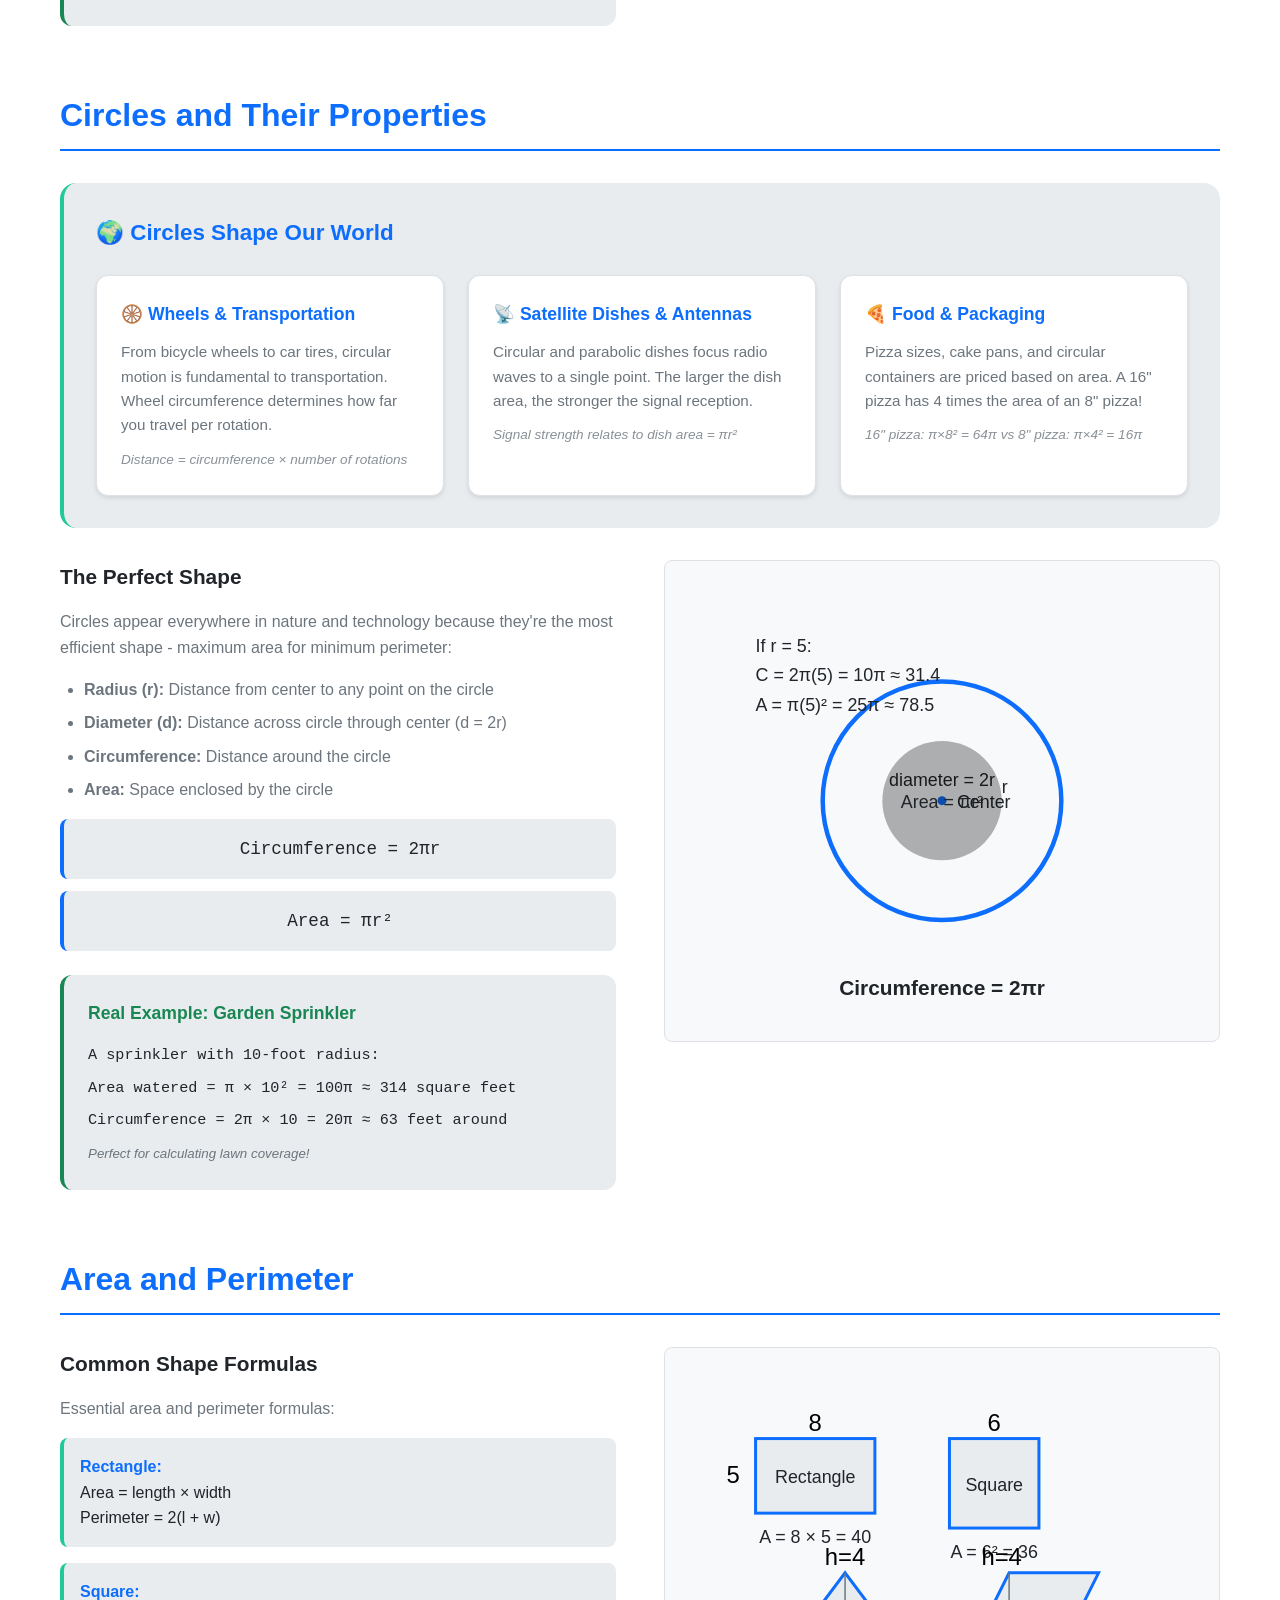
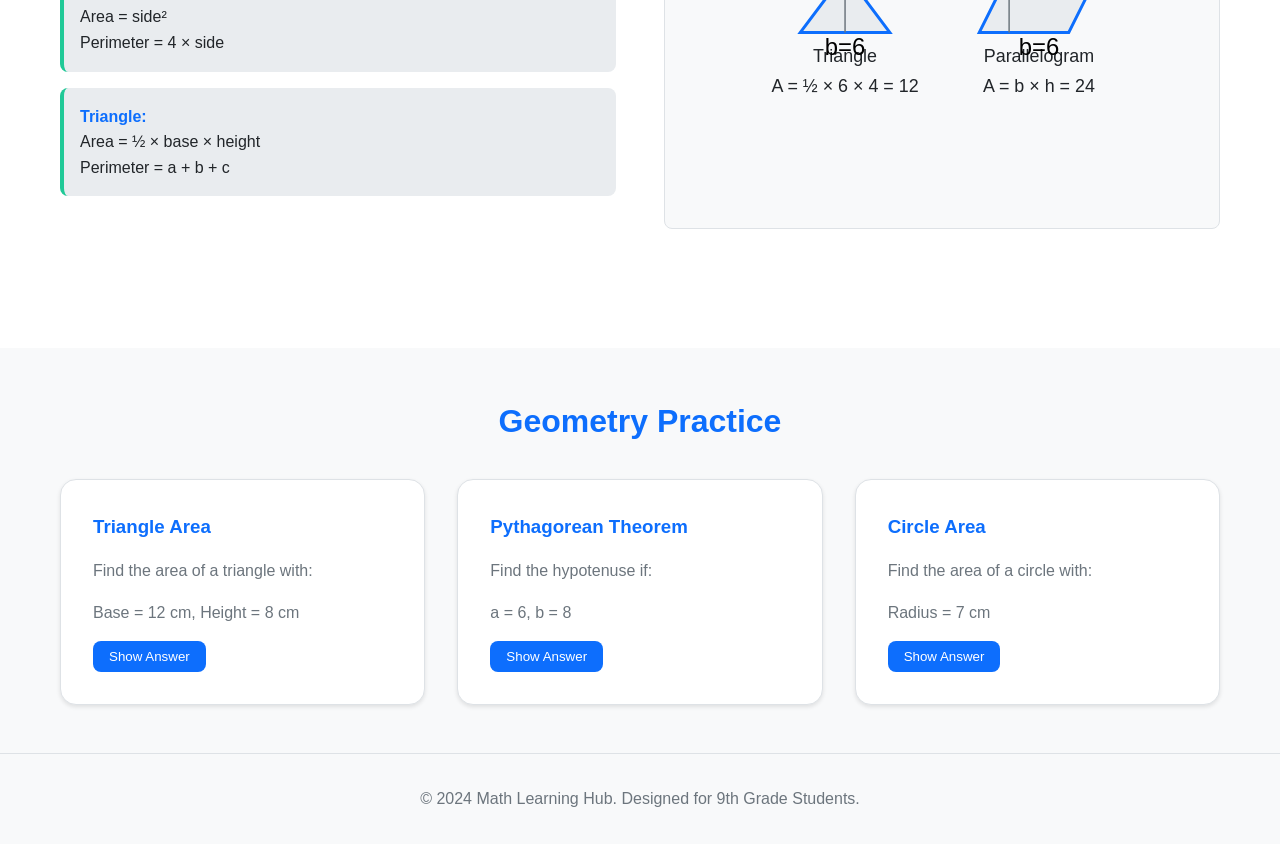
<file: geometry.html>
<!DOCTYPE html>
<html lang="en">
<head>
    <meta charset="UTF-8">
    <meta name="viewport" content="width=device-width, initial-scale=1.0">
    <title>Geometry - 9th Grade Math</title>
    <link rel="stylesheet" href="css/styles.css">
    <script src="js/translations.js"></script>
</head>
<body>
    <header>
        <nav class="navbar">
            <div class="nav-container">
                <h1 class="nav-logo">Math Hub</h1>
                <ul class="nav-menu">
                    <li class="nav-item">
                        <a href="index.html" class="nav-link">Home</a>
                    </li>
                    <li class="nav-item">
                        <a href="algebra.html" class="nav-link">Algebra</a>
                    </li>
                    <li class="nav-item">
                        <a href="geometry.html" class="nav-link active">Geometry</a>
                    </li>
                    <li class="nav-item">
                        <a href="practice.html" class="nav-link">Practice</a>
                    </li>
                </ul>
                <div class="nav-controls">
                    <button class="theme-toggle" id="themeToggle">
                        <svg class="theme-icon" width="24" height="24" viewBox="0 0 24 24">
                            <path class="sun-icon" d="M12 7a5 5 0 1 1 0 10 5 5 0 0 1 0-10zM12 1v2M12 21v2M4.22 4.22l1.42 1.42M18.36 18.36l1.42 1.42M1 12h2M21 12h2M4.22 19.78l1.42-1.42M18.36 5.64l1.42-1.42"/>
                            <path class="moon-icon" d="M21 12.79A9 9 0 1 1 11.21 3 7 7 0 0 0 21 12.79z"/>
                        </svg>
                    </button>
                </div>
            </div>
        </nav>
    </header>

    <main class="main-content">
        <section class="page-header">
            <div class="container">
                <h1>Geometry Essentials</h1>
                <p>Explore shapes, angles, area, perimeter, and spatial relationships</p>
            </div>
        </section>

        <!-- Why Geometry Matters Section -->
        <section class="relevance-section">
            <div class="container">
                <h2>Why Geometry Powers Our World</h2>
                <div class="relevance-grid">
                    <div class="relevance-card">
                        <h3>🏠 Architecture & Construction</h3>
                        <p>Every building, bridge, and structure relies on geometric principles. Triangular trusses provide strength, circular arches distribute weight, and precise angles ensure stability.</p>
                    </div>
                    <div class="relevance-card">
                        <h3>🎮 Computer Graphics & Gaming</h3>
                        <p>Video games, movies, and VR experiences are built using millions of triangles. 3D modeling, animation, and rendering all depend on geometric calculations happening in real-time.</p>
                    </div>
                    <div class="relevance-card">
                        <h3>🛰️ GPS & Navigation</h3>
                        <p>Your phone's GPS uses triangulation with satellites to pinpoint your location. The same geometric principles help self-driving cars navigate and delivery drones find their destinations.</p>
                    </div>
                    <div class="relevance-card">
                        <h3>🎨 Art & Design</h3>
                        <p>From logo design to photography composition, geometric principles create visual harmony. The golden ratio, symmetry, and proportions make designs pleasing to the eye.</p>
                    </div>
                </div>
            </div>
        </section>

        <section class="content-section">
            <div class="container">
                <div class="topic-section">
                    <h2>Triangles and Their Properties</h2>
                    
                    <!-- Real-world applications for triangles -->
                    <div class="real-world-intro">
                        <h3>🌍 Triangles Everywhere</h3>
                        <div class="application-examples">
                            <div class="example-card">
                                <h4>🏗️ Structural Engineering</h4>
                                <p>Triangles are the strongest shape! Roof trusses, bridges, and towers use triangular frameworks because they can't be deformed without changing side lengths.</p>
                                <small>The Eiffel Tower contains over 18,000 triangular pieces</small>
                            </div>
                            <div class="example-card">
                                <h4>📡 Satellite Communication</h4>
                                <p>GPS systems use triangulation - measuring distances from three satellites to pinpoint your exact location on Earth.</p>
                                <small>Your phone calculates your position using triangle geometry</small>
                            </div>
                            <div class="example-card">
                                <h4>🎯 Sports & Recreation</h4>
                                <p>Pool players use triangle geometry for bank shots, soccer players calculate angles for goals, and golfers consider triangular relationships for accurate shots.</p>
                                <small>Angle of incidence equals angle of reflection</small>
                            </div>
                        </div>
                    </div>
                    
                    <div class="content-grid">
                        <div class="explanation">
                            <h3>Types of Triangles</h3>
                            <p>Triangles can be classified by their sides and angles:</p>
                            <ul>
                                <li><strong>By sides:</strong> Equilateral, Isosceles, Scalene</li>
                                <li><strong>By angles:</strong> Acute, Right, Obtuse</li>
                            </ul>
                            <p><strong>Key Properties:</strong></p>
                            <ul>
                                <li>Sum of angles = 180°</li>
                                <li>Area = ½ × base × height</li>
                                <li>Perimeter = sum of all sides</li>
                            </ul>
                        </div>
                        <div class="visualization">
                            <svg width="350" height="300" viewBox="0 0 350 300" class="geometry-diagram">
                                <!-- Equilateral Triangle -->
                                <g class="triangle-group">
                                    <polygon points="80,80 120,80 100,50" class="equilateral-triangle" stroke-width="2"/>
                                    <text x="100" y="100" text-anchor="middle" class="triangle-label">Equilateral</text>
                                    <text x="100" y="115" text-anchor="middle" class="triangle-sublabel">All sides equal</text>
                                </g>
                                
                                <!-- Isosceles Triangle -->
                                <g class="triangle-group">
                                    <polygon points="180,80 220,80 200,40" class="isosceles-triangle" stroke-width="2"/>
                                    <text x="200" y="100" text-anchor="middle" class="triangle-label">Isosceles</text>
                                    <text x="200" y="115" text-anchor="middle" class="triangle-sublabel">Two sides equal</text>
                                </g>
                                
                                <!-- Right Triangle -->
                                <g class="triangle-group">
                                    <polygon points="280,80 320,80 280,50" class="right-triangle" stroke-width="2"/>
                                    <!-- Right angle indicator -->
                                    <rect x="275" y="75" width="10" height="10" fill="none" stroke-width="1" class="right-angle"/>
                                    <text x="300" y="100" text-anchor="middle" class="triangle-label">Right</text>
                                    <text x="300" y="115" text-anchor="middle" class="triangle-sublabel">90° angle</text>
                                </g>
                                
                                <!-- Triangle with measurements -->
                                <g class="measured-triangle">
                                    <polygon points="100,180 200,180 150,130" class="example-triangle" stroke-width="3"/>
                                    
                                    <!-- Side labels -->
                                    <text x="150" y="200" text-anchor="middle" class="measurement">base = 100</text>
                                    <text x="70" y="160" class="measurement">a</text>
                                    <text x="230" y="160" class="measurement">b</text>
                                    
                                    <!-- Height line -->
                                    <line x1="150" y1="130" x2="150" y2="180" stroke-width="2" stroke-dasharray="5,5" class="height-line"/>
                                    <text x="160" y="155" class="measurement">height</text>
                                    
                                    <!-- Angle markers -->
                                    <path d="M 110 180 A 10 10 0 0 0 120 170" fill="none" stroke-width="2" class="angle-arc"/>
                                    <text x="115" y="175" class="angle-label">α</text>
                                    
                                    <path d="M 190 180 A 10 10 0 0 1 180 170" fill="none" stroke-width="2" class="angle-arc"/>
                                    <text x="185" y="175" class="angle-label">β</text>
                                    
                                    <path d="M 145 140 A 10 10 0 0 0 155 140" fill="none" stroke-width="2" class="angle-arc"/>
                                    <text x="150" y="145" class="angle-label">γ</text>
                                </g>
                                
                                <text x="175" y="230" text-anchor="middle" class="formula">α + β + γ = 180°</text>
                            </svg>
                        </div>
                    </div>
                </div>

                <div class="topic-section">
                    <h2>Pythagorean Theorem</h2>
                    
                    <!-- Real-world applications for Pythagorean theorem -->
                    <div class="real-world-intro">
                        <h3>🌍 The Most Useful Formula Ever?</h3>
                        <div class="application-examples">
                            <div class="example-card">
                                <h4>📱 Screen Technology</h4>
                                <p>TV and phone screen sizes are measured diagonally. A 50" TV with 16:9 ratio has width and height calculated using the Pythagorean theorem.</p>
                                <small>50² = width² + height²</small>
                            </div>
                            <div class="example-card">
                                <h4>🏠 Construction & Carpentry</h4>
                                <p>Builders use the "3-4-5 rule" to ensure corners are perfectly square. If sides measure 3 and 4 units, the diagonal should be exactly 5 units.</p>
                                <small>3² + 4² = 5² (9 + 16 = 25)</small>
                            </div>
                            <div class="example-card">
                                <h4>✈️ Aviation & Navigation</h4>
                                <p>Pilots calculate direct flight distances using coordinates. The shortest path between two points uses Pythagorean theorem in 3D space.</p>
                                <small>Distance = √[(x₂-x₁)² + (y₂-y₁)²]</small>
                            </div>
                        </div>
                    </div>
                    
                    <div class="content-grid">
                        <div class="explanation">
                            <h3>The Most Famous Formula in Math</h3>
                            <p>Discovered over 2,500 years ago, this theorem is still used millions of times daily in technology, construction, and navigation:</p>
                            <div class="equation">a² + b² = c²</div>
                            <ul>
                                <li><strong>a, b</strong> = legs (the two shorter sides)</li>
                                <li><strong>c</strong> = hypotenuse (the longest side, opposite the right angle)</li>
                            </ul>
                            
                            <div class="real-world-example">
                                <h4>Real Example: Ladder Safety</h4>
                                <p>A 13-foot ladder against a 12-foot wall:</p>
                                <p>How far from the wall should the base be?</p>
                                <p>12² + distance² = 13²</p>
                                <p>144 + distance² = 169</p>
                                <p>distance = √25 = 5 feet</p>
                                <small>This ensures the ladder is at a safe angle!</small>
                            </div>
                        </div>
                        <div class="visualization">
                            <svg width="350" height="300" viewBox="0 0 350 300" class="geometry-diagram">
                                <!-- Right triangle with squares -->
                                <g class="pythagorean-demo">
                                    <!-- Main right triangle -->
                                    <polygon points="100,200 200,200 100,120" class="main-triangle" stroke-width="3"/>
                                    
                                    <!-- Right angle indicator -->
                                    <rect x="95" y="195" width="10" height="10" fill="none" stroke-width="2" class="right-angle"/>
                                    
                                    <!-- Square on side a -->
                                    <rect x="20" y="120" width="80" height="80" class="square-a" stroke-width="2"/>
                                    <text x="60" y="165" text-anchor="middle" class="square-label">a²</text>
                                    
                                    <!-- Square on side b -->
                                    <rect x="100" y="200" width="100" height="80" class="square-b" stroke-width="2"/>
                                    <text x="150" y="245" text-anchor="middle" class="square-label">b²</text>
                                    
                                    <!-- Square on hypotenuse c -->
                                    <g transform="rotate(-38.66 150 160)">
                                        <rect x="110" y="120" width="80" height="80" class="square-c" stroke-width="2"/>
                                        <text x="150" y="165" text-anchor="middle" class="square-label">c²</text>
                                    </g>
                                    
                                    <!-- Side labels -->
                                    <text x="85" y="165" class="side-label">a</text>
                                    <text x="150" y="215" class="side-label">b</text>
                                    <text x="140" y="155" class="side-label">c</text>
                                    
                                    <!-- Example values -->
                                    <text x="60" y="185" class="example-value">3</text>
                                    <text x="150" y="225" class="example-value">4</text>
                                    <text x="140" y="175" class="example-value">5</text>
                                </g>
                                
                                <!-- Formula demonstration -->
                                <text x="175" y="50" text-anchor="middle" class="formula-demo">3² + 4² = 5²</text>
                                <text x="175" y="70" text-anchor="middle" class="formula-demo">9 + 16 = 25 ✓</text>
                            </svg>
                        </div>
                    </div>
                </div>

                <div class="topic-section">
                    <h2>Circles and Their Properties</h2>
                    
                    <!-- Real-world applications for circles -->
                    <div class="real-world-intro">
                        <h3>🌍 Circles Shape Our World</h3>
                        <div class="application-examples">
                            <div class="example-card">
                                <h4>🛞 Wheels & Transportation</h4>
                                <p>From bicycle wheels to car tires, circular motion is fundamental to transportation. Wheel circumference determines how far you travel per rotation.</p>
                                <small>Distance = circumference × number of rotations</small>
                            </div>
                            <div class="example-card">
                                <h4>📡 Satellite Dishes & Antennas</h4>
                                <p>Circular and parabolic dishes focus radio waves to a single point. The larger the dish area, the stronger the signal reception.</p>
                                <small>Signal strength relates to dish area = πr²</small>
                            </div>
                            <div class="example-card">
                                <h4>🍕 Food & Packaging</h4>
                                <p>Pizza sizes, cake pans, and circular containers are priced based on area. A 16" pizza has 4 times the area of an 8" pizza!</p>
                                <small>16" pizza: π×8² = 64π vs 8" pizza: π×4² = 16π</small>
                            </div>
                        </div>
                    </div>
                    
                    <div class="content-grid">
                        <div class="explanation">
                            <h3>The Perfect Shape</h3>
                            <p>Circles appear everywhere in nature and technology because they're the most efficient shape - maximum area for minimum perimeter:</p>
                            <ul>
                                <li><strong>Radius (r):</strong> Distance from center to any point on the circle</li>
                                <li><strong>Diameter (d):</strong> Distance across circle through center (d = 2r)</li>
                                <li><strong>Circumference:</strong> Distance around the circle</li>
                                <li><strong>Area:</strong> Space enclosed by the circle</li>
                            </ul>
                            <div class="formulas">
                                <div class="equation">Circumference = 2πr</div>
                                <div class="equation">Area = πr²</div>
                            </div>
                            
                            <div class="real-world-example">
                                <h4>Real Example: Garden Sprinkler</h4>
                                <p>A sprinkler with 10-foot radius:</p>
                                <p>Area watered = π × 10² = 100π ≈ 314 square feet</p>
                                <p>Circumference = 2π × 10 = 20π ≈ 63 feet around</p>
                                <small>Perfect for calculating lawn coverage!</small>
                            </div>
                        </div>
                        <div class="visualization">
                            <svg width="350" height="300" viewBox="0 0 350 300" class="geometry-diagram">
                                <!-- Main circle -->
                                <circle cx="175" cy="150" r="80" class="main-circle" stroke-width="3"/>
                                
                                <!-- Center point -->
                                <circle cx="175" cy="150" r="3" class="center-point"/>
                                <text x="185" y="155" class="center-label">Center</text>
                                
                                <!-- Radius line -->
                                <line x1="175" y1="150" x2="255" y2="150" stroke-width="2" class="radius-line"/>
                                <text x="215" y="145" class="measurement-label">r</text>
                                
                                <!-- Diameter line -->
                                <line x1="95" y1="150" x2="255" y2="150" stroke-width="2" stroke-dasharray="5,5" class="diameter-line"/>
                                <text x="175" y="140" text-anchor="middle" class="measurement-label">diameter = 2r</text>
                                
                                <!-- Circumference arc with arrows -->
                                <path d="M 255 150 A 80 80 0 0 1 175 230" fill="none" stroke-width="3" class="circumference-arc" marker-end="url(#arrow)"/>
                                <path d="M 175 230 A 80 80 0 0 1 95 150" fill="none" stroke-width="3" class="circumference-arc" marker-end="url(#arrow)"/>
                                <path d="M 95 150 A 80 80 0 0 1 175 70" fill="none" stroke-width="3" class="circumference-arc" marker-end="url(#arrow)"/>
                                <path d="M 175 70 A 80 80 0 0 1 255 150" fill="none" stroke-width="3" class="circumference-arc" marker-end="url(#arrow)"/>
                                
                                <!-- Circumference label -->
                                <text x="175" y="280" text-anchor="middle" class="formula">Circumference = 2πr</text>
                                
                                <!-- Area indication -->
                                <circle cx="175" cy="150" r="40" class="area-circle" opacity="0.3"/>
                                <text x="175" y="155" text-anchor="middle" class="area-label">Area = πr²</text>
                                
                                <!-- Example calculation -->
                                <text x="50" y="50" class="example-calc">If r = 5:</text>
                                <text x="50" y="70" class="example-calc">C = 2π(5) = 10π ≈ 31.4</text>
                                <text x="50" y="90" class="example-calc">A = π(5)² = 25π ≈ 78.5</text>
                            </svg>
                        </div>
                    </div>
                </div>

                <div class="topic-section">
                    <h2>Area and Perimeter</h2>
                    <div class="content-grid">
                        <div class="explanation">
                            <h3>Common Shape Formulas</h3>
                            <p>Essential area and perimeter formulas:</p>
                            <div class="formula-list">
                                <div class="shape-formula">
                                    <strong>Rectangle:</strong>
                                    <div>Area = length × width</div>
                                    <div>Perimeter = 2(l + w)</div>
                                </div>
                                <div class="shape-formula">
                                    <strong>Square:</strong>
                                    <div>Area = side²</div>
                                    <div>Perimeter = 4 × side</div>
                                </div>
                                <div class="shape-formula">
                                    <strong>Triangle:</strong>
                                    <div>Area = ½ × base × height</div>
                                    <div>Perimeter = a + b + c</div>
                                </div>
                            </div>
                        </div>
                        <div class="visualization">
                            <svg width="350" height="300" viewBox="0 0 350 300" class="geometry-diagram">
                                <!-- Rectangle -->
                                <g class="shape-demo">
                                    <rect x="50" y="50" width="80" height="50" class="demo-rectangle" stroke-width="2"/>
                                    <text x="90" y="80" text-anchor="middle" class="shape-label">Rectangle</text>
                                    <text x="90" y="45" text-anchor="middle" class="dimension">8</text>
                                    <text x="35" y="80" text-anchor="middle" class="dimension">5</text>
                                    <text x="90" y="120" text-anchor="middle" class="area-result">A = 8 × 5 = 40</text>
                                </g>
                                
                                <!-- Square -->
                                <g class="shape-demo">
                                    <rect x="180" y="50" width="60" height="60" class="demo-square" stroke-width="2"/>
                                    <text x="210" y="85" text-anchor="middle" class="shape-label">Square</text>
                                    <text x="210" y="45" text-anchor="middle" class="dimension">6</text>
                                    <text x="210" y="130" text-anchor="middle" class="area-result">A = 6² = 36</text>
                                </g>
                                
                                <!-- Triangle -->
                                <g class="shape-demo">
                                    <polygon points="80,180 140,180 110,140" class="demo-triangle" stroke-width="2"/>
                                    <line x1="110" y1="140" x2="110" y2="180" stroke-width="1" stroke-dasharray="3,3" class="height-indicator"/>
                                    <text x="110" y="200" text-anchor="middle" class="shape-label">Triangle</text>
                                    <text x="110" y="135" text-anchor="middle" class="dimension">h=4</text>
                                    <text x="110" y="195" text-anchor="middle" class="dimension">b=6</text>
                                    <text x="110" y="220" text-anchor="middle" class="area-result">A = ½ × 6 × 4 = 12</text>
                                </g>
                                
                                <!-- Parallelogram -->
                                <g class="shape-demo">
                                    <polygon points="200,180 260,180 280,140 220,140" class="demo-parallelogram" stroke-width="2"/>
                                    <line x1="220" y1="140" x2="220" y2="180" stroke-width="1" stroke-dasharray="3,3" class="height-indicator"/>
                                    <text x="240" y="200" text-anchor="middle" class="shape-label">Parallelogram</text>
                                    <text x="215" y="135" text-anchor="middle" class="dimension">h=4</text>
                                    <text x="240" y="195" text-anchor="middle" class="dimension">b=6</text>
                                    <text x="240" y="220" text-anchor="middle" class="area-result">A = b × h = 24</text>
                                </g>
                            </svg>
                        </div>
                    </div>
                </div>
            </div>
        </section>

        <section class="practice-problems">
            <div class="container">
                <h2>Geometry Practice</h2>
                <div class="problems-grid">
                    <div class="problem-card">
                        <h3>Triangle Area</h3>
                        <p>Find the area of a triangle with:</p>
                        <p>Base = 12 cm, Height = 8 cm</p>
                        <button class="reveal-btn" onclick="toggleAnswer('geo-answer1')">Show Answer</button>
                        <div id="geo-answer1" class="answer hidden">
                            Area = ½ × 12 × 8 = 48 cm²
                        </div>
                    </div>
                    
                    <div class="problem-card">
                        <h3>Pythagorean Theorem</h3>
                        <p>Find the hypotenuse if:</p>
                        <p>a = 6, b = 8</p>
                        <button class="reveal-btn" onclick="toggleAnswer('geo-answer2')">Show Answer</button>
                        <div id="geo-answer2" class="answer hidden">
                            c² = 6² + 8² = 36 + 64 = 100<br>
                            c = √100 = 10
                        </div>
                    </div>
                    
                    <div class="problem-card">
                        <h3>Circle Area</h3>
                        <p>Find the area of a circle with:</p>
                        <p>Radius = 7 cm</p>
                        <button class="reveal-btn" onclick="toggleAnswer('geo-answer3')">Show Answer</button>
                        <div id="geo-answer3" class="answer hidden">
                            Area = π × 7² = 49π ≈ 153.9 cm²
                        </div>
                    </div>
                </div>
            </div>
        </section>
    </main>

    <footer>
        <div class="container">
            <p>&copy; 2024 Math Learning Hub. Designed for 9th Grade Students.</p>
        </div>
    </footer>

    <script src="js/auto-translate.js"></script>
    <script src="js/main.js"></script>
</body>
</html>
</file>
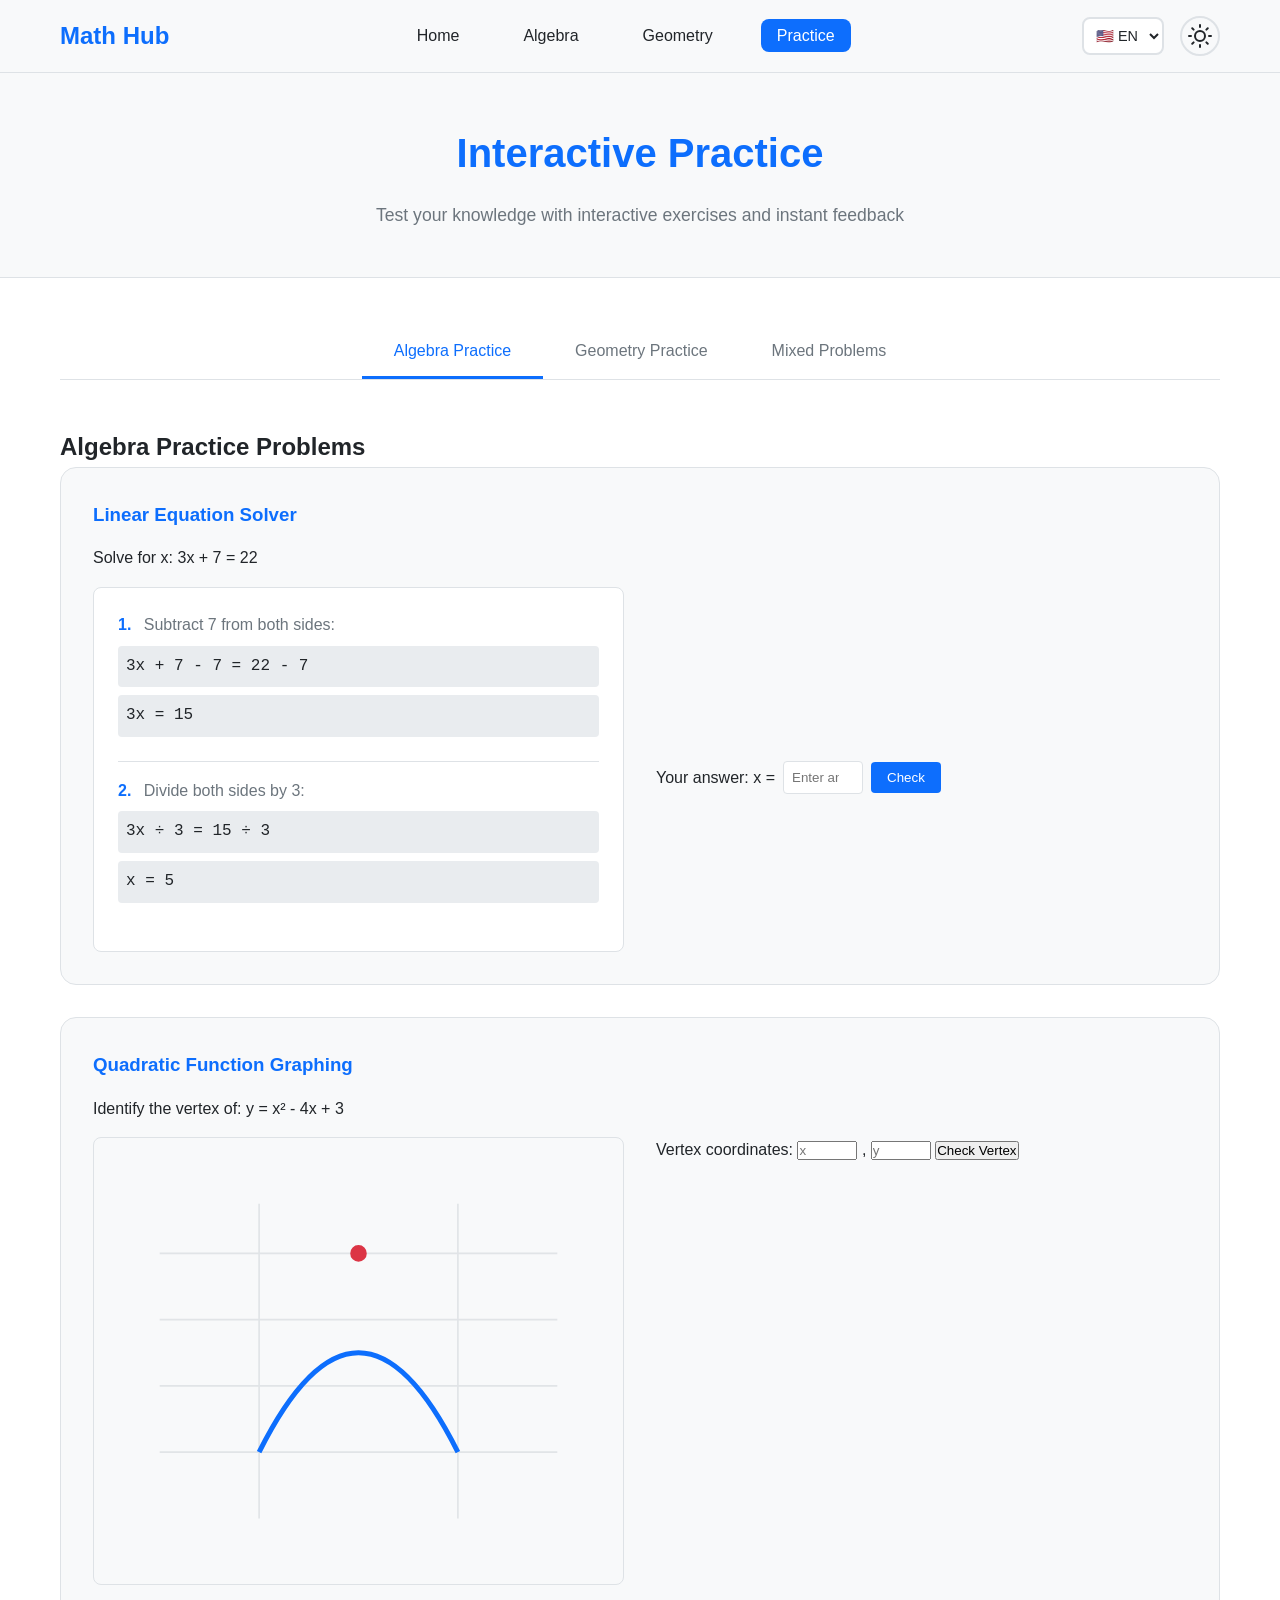
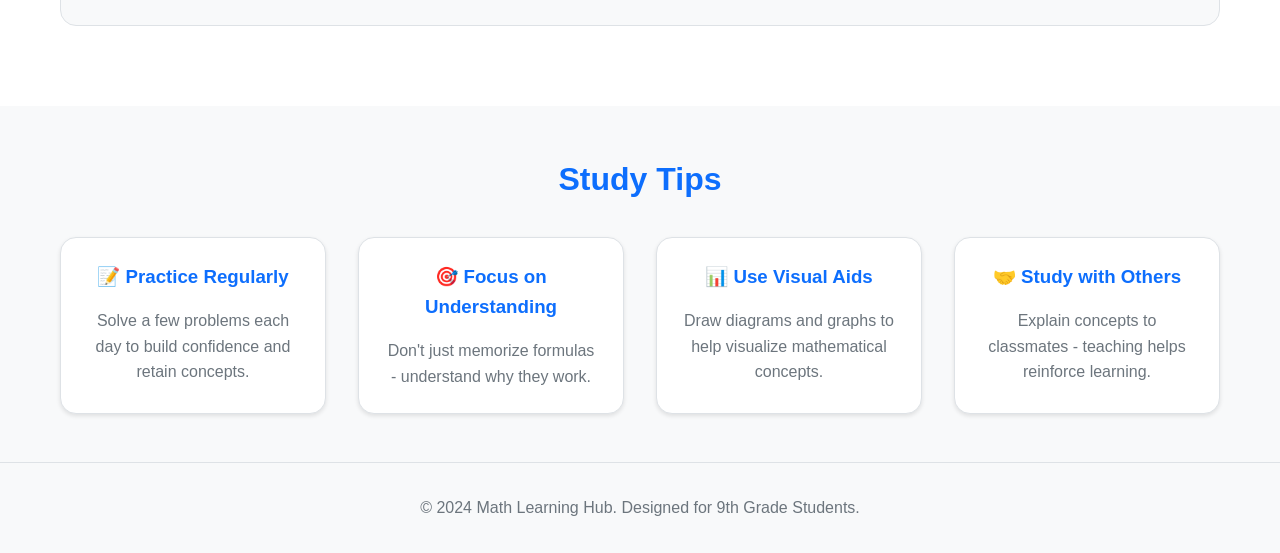
<file: practice.html>
<!DOCTYPE html>
<html lang="en">
<head>
    <meta charset="UTF-8">
    <meta name="viewport" content="width=device-width, initial-scale=1.0">
    <title>Practice - 9th Grade Math</title>
    <link rel="stylesheet" href="css/styles.css">
    <script src="js/translations.js"></script>
</head>
<body>
    <header>
        <nav class="navbar">
            <div class="nav-container">
                <h1 class="nav-logo">Math Hub</h1>
                <ul class="nav-menu">
                    <li class="nav-item">
                        <a href="index.html" class="nav-link">Home</a>
                    </li>
                    <li class="nav-item">
                        <a href="algebra.html" class="nav-link">Algebra</a>
                    </li>
                    <li class="nav-item">
                        <a href="geometry.html" class="nav-link">Geometry</a>
                    </li>
                    <li class="nav-item">
                        <a href="practice.html" class="nav-link active">Practice</a>
                    </li>
                </ul>
                <div class="nav-controls">
                    <button class="theme-toggle" id="themeToggle">
                        <svg class="theme-icon" width="24" height="24" viewBox="0 0 24 24">
                            <path class="sun-icon" d="M12 7a5 5 0 1 1 0 10 5 5 0 0 1 0-10zM12 1v2M12 21v2M4.22 4.22l1.42 1.42M18.36 18.36l1.42 1.42M1 12h2M21 12h2M4.22 19.78l1.42-1.42M18.36 5.64l1.42-1.42"/>
                            <path class="moon-icon" d="M21 12.79A9 9 0 1 1 11.21 3 7 7 0 0 0 21 12.79z"/>
                        </svg>
                    </button>
                </div>
            </div>
        </nav>
    </header>

    <main class="main-content">
        <section class="page-header">
            <div class="container">
                <h1>Interactive Practice</h1>
                <p>Test your knowledge with interactive exercises and instant feedback</p>
            </div>
        </section>

        <section class="practice-section">
            <div class="container">
                <div class="practice-tabs">
                    <button class="tab-btn active" onclick="showTab('algebra-practice')">Algebra Practice</button>
                    <button class="tab-btn" onclick="showTab('geometry-practice')">Geometry Practice</button>
                    <button class="tab-btn" onclick="showTab('mixed-practice')">Mixed Problems</button>
                </div>

                <!-- Algebra Practice Tab -->
                <div id="algebra-practice" class="tab-content active">
                    <h2>Algebra Practice Problems</h2>
                    
                    <div class="interactive-problem">
                        <h3>Linear Equation Solver</h3>
                        <p>Solve for x: 3x + 7 = 22</p>
                        <div class="problem-workspace">
                            <div class="steps">
                                <div class="step">
                                    <span class="step-number">1.</span>
                                    <span class="step-text">Subtract 7 from both sides:</span>
                                    <div class="equation-work">3x + 7 - 7 = 22 - 7</div>
                                    <div class="equation-work">3x = 15</div>
                                </div>
                                <div class="step">
                                    <span class="step-number">2.</span>
                                    <span class="step-text">Divide both sides by 3:</span>
                                    <div class="equation-work">3x ÷ 3 = 15 ÷ 3</div>
                                    <div class="equation-work">x = 5</div>
                                </div>
                            </div>
                            <div class="answer-input">
                                <label for="linear-answer">Your answer: x = </label>
                                <input type="number" id="linear-answer" placeholder="Enter answer">
                                <button onclick="checkAnswer('linear-answer', 5, 'linear-feedback')">Check</button>
                                <div id="linear-feedback" class="feedback"></div>
                            </div>
                        </div>
                    </div>

                    <div class="interactive-problem">
                        <h3>Quadratic Function Graphing</h3>
                        <p>Identify the vertex of: y = x² - 4x + 3</p>
                        <div class="problem-workspace">
                            <div class="graph-container">
                                <svg width="300" height="250" viewBox="0 0 300 250" class="practice-graph">
                                    <!-- Grid -->
                                    <g class="grid-system">
                                        <line x1="30" y1="220" x2="270" y2="220" stroke-width="1"/>
                                        <line x1="150" y1="30" x2="150" y2="220" stroke-width="1"/>
                                        
                                        <!-- Grid lines -->
                                        <g class="grid" opacity="0.3">
                                            <line x1="30" y1="180" x2="270" y2="180"/>
                                            <line x1="30" y1="140" x2="270" y2="140"/>
                                            <line x1="30" y1="100" x2="270" y2="100"/>
                                            <line x1="30" y1="60" x2="270" y2="60"/>
                                            <line x1="90" y1="30" x2="90" y2="220"/>
                                            <line x1="210" y1="30" x2="210" y2="220"/>
                                        </g>
                                        
                                        <!-- Parabola -->
                                        <path d="M 90 180 Q 150 60 210 180" stroke-width="3" fill="none" class="practice-parabola"/>
                                        
                                        <!-- Vertex point -->
                                        <circle cx="150" cy="60" r="4" class="vertex-highlight"/>
                                    </g>
                                </svg>
                            </div>
                            <div class="vertex-input">
                                <label>Vertex coordinates:</label>
                                <input type="number" id="vertex-x" placeholder="x" style="width: 60px;">
                                <span>,</span>
                                <input type="number" id="vertex-y" placeholder="y" style="width: 60px;">
                                <button onclick="checkVertex()">Check Vertex</button>
                                <div id="vertex-feedback" class="feedback"></div>
                            </div>
                        </div>
                    </div>
                </div>

                <!-- Geometry Practice Tab -->
                <div id="geometry-practice" class="tab-content">
                    <h2>Geometry Practice Problems</h2>
                    
                    <div class="interactive-problem">
                        <h3>Triangle Area Calculator</h3>
                        <p>Calculate the area of the triangle below:</p>
                        <div class="problem-workspace">
                            <div class="shape-container">
                                <svg width="300" height="200" viewBox="0 0 300 200" class="practice-shape">
                                    <polygon points="100,150 200,150 150,80" class="practice-triangle" stroke-width="3"/>
                                    <line x1="150" y1="80" x2="150" y2="150" stroke-width="2" stroke-dasharray="5,5" class="height-line"/>
                                    
                                    <!-- Measurements -->
                                    <text x="150" y="170" text-anchor="middle" class="measurement">Base = 10 cm</text>
                                    <text x="165" y="115" class="measurement">Height = 7 cm</text>
                                </svg>
                            </div>
                            <div class="calculation-area">
                                <div class="formula-reminder">Formula: Area = ½ × base × height</div>
                                <div class="answer-input">
                                    <label for="triangle-area">Area = </label>
                                    <input type="number" id="triangle-area" placeholder="Enter area">
                                    <span> cm²</span>
                                    <button onclick="checkAnswer('triangle-area', 35, 'triangle-feedback')">Check</button>
                                    <div id="triangle-feedback" class="feedback"></div>
                                </div>
                            </div>
                        </div>
                    </div>

                    <div class="interactive-problem">
                        <h3>Pythagorean Theorem</h3>
                        <p>Find the missing side length:</p>
                        <div class="problem-workspace">
                            <div class="shape-container">
                                <svg width="300" height="200" viewBox="0 0 300 200" class="practice-shape">
                                    <polygon points="80,150 200,150 80,80" class="practice-right-triangle" stroke-width="3"/>
                                    <rect x="75" y="145" width="10" height="10" fill="none" stroke-width="2" class="right-angle"/>
                                    
                                    <!-- Side labels -->
                                    <text x="60" y="120" class="measurement">a = 9</text>
                                    <text x="140" y="170" class="measurement">b = 12</text>
                                    <text x="130" y="110" class="measurement">c = ?</text>
                                </svg>
                            </div>
                            <div class="calculation-area">
                                <div class="formula-reminder">Formula: a² + b² = c²</div>
                                <div class="work-area">
                                    <div>9² + 12² = c²</div>
                                    <div>81 + 144 = c²</div>
                                    <div>225 = c²</div>
                                    <div>c = √225</div>
                                </div>
                                <div class="answer-input">
                                    <label for="hypotenuse">c = </label>
                                    <input type="number" id="hypotenuse" placeholder="Enter length">
                                    <button onclick="checkAnswer('hypotenuse', 15, 'hypotenuse-feedback')">Check</button>
                                    <div id="hypotenuse-feedback" class="feedback"></div>
                                </div>
                            </div>
                        </div>
                    </div>
                </div>

                <!-- Mixed Practice Tab -->
                <div id="mixed-practice" class="tab-content">
                    <h2>Mixed Practice Problems</h2>
                    
                    <div class="quiz-container">
                        <div class="quiz-header">
                            <h3>Quick Quiz</h3>
                            <div class="score-display">Score: <span id="quiz-score">0</span>/5</div>
                        </div>
                        
                        <div class="quiz-question active" data-question="1">
                            <h4>Question 1: What is the slope of the line y = 3x - 2?</h4>
                            <div class="quiz-options">
                                <button class="quiz-option" onclick="selectAnswer(this, false)">-2</button>
                                <button class="quiz-option" onclick="selectAnswer(this, true)">3</button>
                                <button class="quiz-option" onclick="selectAnswer(this, false)">2</button>
                                <button class="quiz-option" onclick="selectAnswer(this, false)">-3</button>
                            </div>
                        </div>

                        <div class="quiz-question" data-question="2">
                            <h4>Question 2: What is the area of a circle with radius 4?</h4>
                            <div class="quiz-options">
                                <button class="quiz-option" onclick="selectAnswer(this, false)">8π</button>
                                <button class="quiz-option" onclick="selectAnswer(this, true)">16π</button>
                                <button class="quiz-option" onclick="selectAnswer(this, false)">4π</button>
                                <button class="quiz-option" onclick="selectAnswer(this, false)">12π</button>
                            </div>
                        </div>

                        <div class="quiz-question" data-question="3">
                            <h4>Question 3: In a right triangle, if a = 3 and b = 4, what is c?</h4>
                            <div class="quiz-options">
                                <button class="quiz-option" onclick="selectAnswer(this, false)">7</button>
                                <button class="quiz-option" onclick="selectAnswer(this, true)">5</button>
                                <button class="quiz-option" onclick="selectAnswer(this, false)">6</button>
                                <button class="quiz-option" onclick="selectAnswer(this, false)">4</button>
                            </div>
                        </div>

                        <div class="quiz-question" data-question="4">
                            <h4>Question 4: What is the sum of angles in any triangle?</h4>
                            <div class="quiz-options">
                                <button class="quiz-option" onclick="selectAnswer(this, false)">90°</button>
                                <button class="quiz-option" onclick="selectAnswer(this, false)">360°</button>
                                <button class="quiz-option" onclick="selectAnswer(this, true)">180°</button>
                                <button class="quiz-option" onclick="selectAnswer(this, false)">270°</button>
                            </div>
                        </div>

                        <div class="quiz-question" data-question="5">
                            <h4>Question 5: Solve for x: 2x + 6 = 14</h4>
                            <div class="quiz-options">
                                <button class="quiz-option" onclick="selectAnswer(this, false)">3</button>
                                <button class="quiz-option" onclick="selectAnswer(this, true)">4</button>
                                <button class="quiz-option" onclick="selectAnswer(this, false)">5</button>
                                <button class="quiz-option" onclick="selectAnswer(this, false)">6</button>
                            </div>
                        </div>

                        <div class="quiz-navigation">
                            <button id="prev-btn" onclick="previousQuestion()" disabled>Previous</button>
                            <button id="next-btn" onclick="nextQuestion()">Next</button>
                            <button id="finish-btn" onclick="finishQuiz()" style="display: none;">Finish Quiz</button>
                        </div>

                        <div id="quiz-results" class="quiz-results" style="display: none;">
                            <h3>Quiz Complete!</h3>
                            <p>Your final score: <span id="final-score"></span>/5</p>
                            <button onclick="restartQuiz()">Try Again</button>
                        </div>
                    </div>
                </div>
            </div>
        </section>

        <section class="study-tips">
            <div class="container">
                <h2>Study Tips</h2>
                <div class="tips-grid">
                    <div class="tip-card">
                        <h3>📝 Practice Regularly</h3>
                        <p>Solve a few problems each day to build confidence and retain concepts.</p>
                    </div>
                    <div class="tip-card">
                        <h3>🎯 Focus on Understanding</h3>
                        <p>Don't just memorize formulas - understand why they work.</p>
                    </div>
                    <div class="tip-card">
                        <h3>📊 Use Visual Aids</h3>
                        <p>Draw diagrams and graphs to help visualize mathematical concepts.</p>
                    </div>
                    <div class="tip-card">
                        <h3>🤝 Study with Others</h3>
                        <p>Explain concepts to classmates - teaching helps reinforce learning.</p>
                    </div>
                </div>
            </div>
        </section>
    </main>

    <footer>
        <div class="container">
            <p>&copy; 2024 Math Learning Hub. Designed for 9th Grade Students.</p>
        </div>
    </footer>

    <script src="js/auto-translate.js"></script>
    <script src="js/main.js"></script>
</body>
</html>
</file>
<file: css/styles.css>
/* CSS Variables for Theme System */
:root {
  /* Light Theme Colors */
  --bg-primary: #ffffff;
  --bg-secondary: #f8f9fa;
  --bg-tertiary: #e9ecef;
  --text-primary: #212529;
  --text-secondary: #6c757d;
  --text-accent: #0d6efd;
  --border-color: #dee2e6;
  --shadow: rgba(0, 0, 0, 0.1);
  --accent-primary: #0d6efd;
  --accent-secondary: #6f42c1;
  --success: #198754;
  --warning: #ffc107;
  --danger: #dc3545;
  
  /* SVG Colors */
  --svg-stroke: #495057;
  --svg-fill: #e9ecef;
  --grid-color: #adb5bd;
  --math-primary: #0d6efd;
  --math-secondary: #6f42c1;
  --math-accent: #20c997;
}

/* Dark Theme Colors */
[data-theme="dark"] {
  --bg-primary: #1a1a1a;
  --bg-secondary: #2d2d2d;
  --bg-tertiary: #404040;
  --text-primary: #ffffff;
  --text-secondary: #b0b0b0;
  --text-accent: #4dabf7;
  --border-color: #404040;
  --shadow: rgba(0, 0, 0, 0.3);
  --accent-primary: #4dabf7;
  --accent-secondary: #9775fa;
  --success: #51cf66;
  --warning: #ffd43b;
  --danger: #ff6b6b;
  
  /* SVG Colors for Dark Theme */
  --svg-stroke: #ffffff;
  --svg-fill: #404040;
  --grid-color: #6c757d;
  --math-primary: #4dabf7;
  --math-secondary: #9775fa;
  --math-accent: #63e6be;
}

/* Base Styles */
* {
  margin: 0;
  padding: 0;
  box-sizing: border-box;
}

body {
  font-family: 'Segoe UI', Tahoma, Geneva, Verdana, sans-serif;
  line-height: 1.6;
  color: var(--text-primary);
  background-color: var(--bg-primary);
  transition: background-color 0.3s ease, color 0.3s ease;
}

.container {
  max-width: 1200px;
  margin: 0 auto;
  padding: 0 20px;
}

/* Navigation Styles */
.navbar {
  background-color: var(--bg-secondary);
  border-bottom: 1px solid var(--border-color);
  padding: 1rem 0;
  position: sticky;
  top: 0;
  z-index: 100;
  transition: background-color 0.3s ease;
}

.nav-container {
  display: flex;
  justify-content: space-between;
  align-items: center;
  max-width: 1200px;
  margin: 0 auto;
  padding: 0 20px;
}

.nav-logo {
  font-size: 1.5rem;
  font-weight: bold;
  color: var(--accent-primary);
}

.nav-menu {
  display: flex;
  list-style: none;
  gap: 2rem;
}

.nav-link {
  text-decoration: none;
  color: var(--text-primary);
  font-weight: 500;
  padding: 0.5rem 1rem;
  border-radius: 0.5rem;
  transition: all 0.3s ease;
}

.nav-link:hover,
.nav-link.active {
  background-color: var(--accent-primary);
  color: white;
}

/* Navigation Controls */
.nav-controls {
  display: flex;
  align-items: center;
  gap: 1rem;
}

/* Language Switcher */
.language-switcher {
  display: flex;
  align-items: center;
}

.language-select {
  background-color: var(--bg-primary);
  color: var(--text-primary);
  border: 2px solid var(--border-color);
  border-radius: 0.5rem;
  padding: 0.5rem;
  font-size: 0.9rem;
  cursor: pointer;
  transition: all 0.3s ease;
  outline: none;
}

.language-select:hover,
.language-select:focus {
  border-color: var(--accent-primary);
  background-color: var(--bg-tertiary);
}

.language-select option {
  background-color: var(--bg-primary);
  color: var(--text-primary);
  padding: 0.5rem;
}

/* Theme Toggle Button */
.theme-toggle {
  background: none;
  border: 2px solid var(--border-color);
  border-radius: 50%;
  width: 40px;
  height: 40px;
  cursor: pointer;
  display: flex;
  align-items: center;
  justify-content: center;
  transition: all 0.3s ease;
}

.theme-toggle:hover {
  border-color: var(--accent-primary);
  background-color: var(--bg-tertiary);
}

.theme-icon {
  fill: none;
  stroke: var(--text-primary);
  stroke-width: 2;
  stroke-linecap: round;
  stroke-linejoin: round;
}

.sun-icon {
  display: block;
}

.moon-icon {
  display: none;
}

[data-theme="dark"] .sun-icon {
  display: none;
}

[data-theme="dark"] .moon-icon {
  display: block;
}

/* Main Content */
.main-content {
  min-height: calc(100vh - 140px);
}

/* Hero Section */
.hero {
  background: linear-gradient(135deg, var(--accent-primary), var(--accent-secondary));
  color: white;
  padding: 4rem 0;
  text-align: center;
}

.hero-content h1 {
  font-size: 3rem;
  margin-bottom: 1rem;
  font-weight: 700;
}

.hero-content p {
  font-size: 1.2rem;
  margin-bottom: 2rem;
  opacity: 0.9;
}

.hero-svg {
  margin-top: 2rem;
}

/* Page Header */
.page-header {
  background-color: var(--bg-secondary);
  padding: 3rem 0;
  text-align: center;
  border-bottom: 1px solid var(--border-color);
}

.page-header h1 {
  font-size: 2.5rem;
  margin-bottom: 1rem;
  color: var(--accent-primary);
}

.page-header p {
  font-size: 1.1rem;
  color: var(--text-secondary);
}

/* Content Sections */
.content-section {
  padding: 3rem 0;
}

.topic-section {
  margin-bottom: 4rem;
}

.topic-section h2 {
  font-size: 2rem;
  margin-bottom: 2rem;
  color: var(--accent-primary);
  border-bottom: 2px solid var(--accent-primary);
  padding-bottom: 0.5rem;
}

.content-grid {
  display: grid;
  grid-template-columns: 1fr 1fr;
  gap: 3rem;
  align-items: start;
}

.explanation h3 {
  font-size: 1.3rem;
  margin-bottom: 1rem;
  color: var(--text-primary);
}

.explanation p {
  margin-bottom: 1rem;
  color: var(--text-secondary);
}

.explanation ul {
  margin-left: 1.5rem;
  margin-bottom: 1rem;
}

.explanation li {
  margin-bottom: 0.5rem;
  color: var(--text-secondary);
}

/* Equations and Formulas */
.equation {
  background-color: var(--bg-tertiary);
  padding: 1rem;
  border-radius: 0.5rem;
  font-family: 'Courier New', monospace;
  font-size: 1.2rem;
  text-align: center;
  margin: 1rem 0;
  border-left: 4px solid var(--accent-primary);
}

.equation-system {
  background-color: var(--bg-tertiary);
  padding: 1rem;
  border-radius: 0.5rem;
  margin: 1rem 0;
  border-left: 4px solid var(--accent-secondary);
}

.formula-list {
  display: flex;
  flex-direction: column;
  gap: 1rem;
}

.shape-formula {
  background-color: var(--bg-tertiary);
  padding: 1rem;
  border-radius: 0.5rem;
  border-left: 4px solid var(--math-accent);
}

.shape-formula strong {
  color: var(--accent-primary);
}

/* SVG Styles */
.math-illustration,
.algebra-graph,
.geometry-diagram,
.practice-graph,
.practice-shape {
  width: 100%;
  height: auto;
  background-color: var(--bg-secondary);
  border-radius: 0.5rem;
  padding: 1rem;
  border: 1px solid var(--border-color);
}

/* SVG Element Styles */
.grid-lines line,
.grid line {
  stroke: var(--grid-color);
  stroke-width: 1;
}

.arrow-fill {
  fill: var(--svg-stroke);
}

.parabola,
.linear-line,
.practice-parabola {
  stroke: var(--math-primary);
}

.triangle,
.equilateral-triangle,
.isosceles-triangle,
.right-triangle,
.practice-triangle,
.practice-right-triangle {
  fill: none;
  stroke: var(--math-secondary);
}

.point,
.vertex-point,
.intersection-point,
.center-point {
  fill: var(--accent-primary);
}

.vertex-highlight {
  fill: var(--danger);
  stroke: var(--danger);
  stroke-width: 2;
}

.intercept-point {
  fill: var(--success);
}

.line1 {
  stroke: var(--math-primary);
}

.line2 {
  stroke: var(--math-secondary);
}

.main-circle,
.main-triangle {
  fill: none;
  stroke: var(--math-primary);
}

.height-line,
.height-indicator {
  stroke: var(--text-secondary);
}

.demo-rectangle,
.demo-square,
.demo-triangle,
.demo-parallelogram {
  fill: var(--svg-fill);
  stroke: var(--math-primary);
}

.right-angle {
  stroke: var(--text-primary);
}

/* Text in SVGs */
.axis-label,
.function-label,
.shape-label,
.triangle-label,
.measurement,
.measurement-label,
.grid-number,
.point-label,
.vertex-label,
.intersection-label,
.triangle-sublabel,
.angle-label,
.formula,
.formula-demo,
.side-label,
.example-value,
.center-label,
.area-label,
.example-calc,
.area-result,
.icon-text {
  fill: var(--text-primary);
  font-family: 'Segoe UI', sans-serif;
  font-size: 12px;
}

.function-label,
.formula {
  font-weight: bold;
  font-size: 14px;
}

/* Topic Cards */
.topics-overview {
  padding: 4rem 0;
  background-color: var(--bg-secondary);
}

.topics-overview h2 {
  text-align: center;
  font-size: 2.5rem;
  margin-bottom: 3rem;
  color: var(--accent-primary);
}

.topics-grid {
  display: grid;
  grid-template-columns: repeat(auto-fit, minmax(300px, 1fr));
  gap: 2rem;
}

.topic-card {
  background-color: var(--bg-primary);
  padding: 2rem;
  border-radius: 1rem;
  text-align: center;
  box-shadow: 0 4px 6px var(--shadow);
  transition: transform 0.3s ease, box-shadow 0.3s ease;
  border: 1px solid var(--border-color);
}

.topic-card:hover {
  transform: translateY(-5px);
  box-shadow: 0 8px 15px var(--shadow);
}

.topic-icon {
  margin-bottom: 1rem;
}

.algebra-icon,
.geometry-icon,
.geometry-triangle,
.practice-icon {
  fill: none;
  stroke: var(--accent-primary);
  stroke-width: 2;
}

.practice-dot {
  fill: var(--accent-primary);
}

.topic-card h3 {
  font-size: 1.5rem;
  margin-bottom: 1rem;
  color: var(--accent-primary);
}

.topic-card p {
  color: var(--text-secondary);
  margin-bottom: 1.5rem;
}

.topic-link {
  display: inline-block;
  background-color: var(--accent-primary);
  color: white;
  padding: 0.75rem 1.5rem;
  text-decoration: none;
  border-radius: 0.5rem;
  font-weight: 500;
  transition: background-color 0.3s ease;
}

.topic-link:hover {
  background-color: var(--accent-secondary);
}

/* Why Math Matters Section */
.why-math-matters {
  background-color: var(--bg-secondary);
  padding: 4rem 0;
  border-top: 1px solid var(--border-color);
}

.why-math-matters h2 {
  text-align: center;
  font-size: 2.5rem;
  margin-bottom: 2rem;
  color: var(--accent-primary);
}

.math-relevance {
  max-width: 1000px;
  margin: 0 auto;
}

.relevance-intro {
  text-align: center;
  margin-bottom: 3rem;
}

.relevance-intro p {
  font-size: 1.2rem;
  color: var(--text-secondary);
  line-height: 1.7;
  max-width: 800px;
  margin: 0 auto;
}

.career-connections {
  margin-bottom: 3rem;
}

.career-connections h3 {
  font-size: 1.8rem;
  color: var(--accent-primary);
  margin-bottom: 2rem;
  text-align: center;
}

.career-grid {
  display: grid;
  grid-template-columns: repeat(auto-fit, minmax(300px, 1fr));
  gap: 1.5rem;
}

.career-item {
  background-color: var(--bg-primary);
  padding: 1.5rem;
  border-radius: 0.75rem;
  border: 1px solid var(--border-color);
  box-shadow: 0 2px 4px var(--shadow);
  transition: transform 0.3s ease, box-shadow 0.3s ease;
}

.career-item:hover {
  transform: translateY(-3px);
  box-shadow: 0 4px 8px var(--shadow);
}

.career-item h4 {
  color: var(--accent-primary);
  margin-bottom: 0.75rem;
  font-size: 1.1rem;
}

.career-item p {
  color: var(--text-secondary);
  font-size: 0.95rem;
  line-height: 1.5;
}

.daily-life-math h3 {
  font-size: 1.8rem;
  color: var(--accent-primary);
  margin-bottom: 2rem;
  text-align: center;
}

.daily-examples {
  display: grid;
  grid-template-columns: repeat(auto-fit, minmax(280px, 1fr));
  gap: 1.5rem;
}

.daily-item {
  display: flex;
  align-items: flex-start;
  gap: 1rem;
  background-color: var(--bg-primary);
  padding: 1.5rem;
  border-radius: 0.75rem;
  border: 1px solid var(--border-color);
  box-shadow: 0 2px 4px var(--shadow);
  transition: transform 0.3s ease;
}

.daily-item:hover {
  transform: translateY(-2px);
}

.daily-item .emoji {
  font-size: 2rem;
  flex-shrink: 0;
}

.daily-item h4 {
  color: var(--accent-primary);
  margin-bottom: 0.5rem;
  font-size: 1.1rem;
}

.daily-item p {
  color: var(--text-secondary);
  font-size: 0.95rem;
  line-height: 1.5;
}

/* Features Section */
.features {
  padding: 4rem 0;
}

.features h2 {
  text-align: center;
  font-size: 2.5rem;
  margin-bottom: 3rem;
  color: var(--accent-primary);
}

.features-grid {
  display: grid;
  grid-template-columns: repeat(auto-fit, minmax(250px, 1fr));
  gap: 2rem;
}

.feature {
  text-align: center;
  padding: 1.5rem;
}

.feature h3 {
  font-size: 1.3rem;
  margin-bottom: 1rem;
  color: var(--accent-primary);
}

.feature p {
  color: var(--text-secondary);
}

/* Practice Problems */
.practice-problems {
  background-color: var(--bg-secondary);
  padding: 3rem 0;
}

.practice-problems h2 {
  text-align: center;
  font-size: 2rem;
  margin-bottom: 2rem;
  color: var(--accent-primary);
}

.problems-grid {
  display: grid;
  grid-template-columns: repeat(auto-fit, minmax(300px, 1fr));
  gap: 2rem;
}

.problem-card {
  background-color: var(--bg-primary);
  padding: 2rem;
  border-radius: 1rem;
  border: 1px solid var(--border-color);
  box-shadow: 0 2px 4px var(--shadow);
}

.problem-card h3 {
  color: var(--accent-primary);
  margin-bottom: 1rem;
}

.problem-card p {
  color: var(--text-secondary);
  margin-bottom: 1rem;
}

.reveal-btn {
  background-color: var(--accent-primary);
  color: white;
  border: none;
  padding: 0.5rem 1rem;
  border-radius: 0.5rem;
  cursor: pointer;
  font-weight: 500;
  transition: background-color 0.3s ease;
}

.reveal-btn:hover {
  background-color: var(--accent-secondary);
}

.answer {
  margin-top: 1rem;
  padding: 1rem;
  background-color: var(--bg-tertiary);
  border-radius: 0.5rem;
  border-left: 4px solid var(--success);
}

.answer.hidden {
  display: none;
}

/* Practice Page Styles */
.practice-section {
  padding: 3rem 0;
}

.practice-tabs {
  display: flex;
  justify-content: center;
  margin-bottom: 3rem;
  border-bottom: 1px solid var(--border-color);
}

.tab-btn {
  background: none;
  border: none;
  padding: 1rem 2rem;
  cursor: pointer;
  font-size: 1rem;
  color: var(--text-secondary);
  border-bottom: 3px solid transparent;
  transition: all 0.3s ease;
}

.tab-btn.active,
.tab-btn:hover {
  color: var(--accent-primary);
  border-bottom-color: var(--accent-primary);
}

.tab-content {
  display: none;
}

.tab-content.active {
  display: block;
}

.interactive-problem {
  background-color: var(--bg-secondary);
  padding: 2rem;
  border-radius: 1rem;
  margin-bottom: 2rem;
  border: 1px solid var(--border-color);
}

.interactive-problem h3 {
  color: var(--accent-primary);
  margin-bottom: 1rem;
}

.problem-workspace {
  display: grid;
  grid-template-columns: 1fr 1fr;
  gap: 2rem;
  margin-top: 1rem;
}

.steps {
  background-color: var(--bg-primary);
  padding: 1.5rem;
  border-radius: 0.5rem;
  border: 1px solid var(--border-color);
}

.step {
  margin-bottom: 1rem;
  padding-bottom: 1rem;
  border-bottom: 1px solid var(--border-color);
}

.step:last-child {
  border-bottom: none;
  margin-bottom: 0;
}

.step-number {
  font-weight: bold;
  color: var(--accent-primary);
}

.step-text {
  color: var(--text-secondary);
  margin-left: 0.5rem;
}

.equation-work {
  font-family: 'Courier New', monospace;
  background-color: var(--bg-tertiary);
  padding: 0.5rem;
  margin: 0.5rem 0;
  border-radius: 0.25rem;
}

.answer-input {
  display: flex;
  align-items: center;
  gap: 0.5rem;
  margin-top: 1rem;
}

.answer-input input {
  padding: 0.5rem;
  border: 1px solid var(--border-color);
  border-radius: 0.25rem;
  background-color: var(--bg-primary);
  color: var(--text-primary);
  width: 80px;
}

.answer-input button {
  background-color: var(--accent-primary);
  color: white;
  border: none;
  padding: 0.5rem 1rem;
  border-radius: 0.25rem;
  cursor: pointer;
  transition: background-color 0.3s ease;
}

.answer-input button:hover {
  background-color: var(--accent-secondary);
}

.feedback {
  margin-top: 0.5rem;
  padding: 0.5rem;
  border-radius: 0.25rem;
  font-weight: 500;
}

.feedback.correct {
  background-color: var(--success);
  color: white;
}

.feedback.incorrect {
  background-color: var(--danger);
  color: white;
}

/* Quiz Styles */
.quiz-container {
  background-color: var(--bg-secondary);
  padding: 2rem;
  border-radius: 1rem;
  border: 1px solid var(--border-color);
}

.quiz-header {
  display: flex;
  justify-content: space-between;
  align-items: center;
  margin-bottom: 2rem;
  padding-bottom: 1rem;
  border-bottom: 1px solid var(--border-color);
}

.score-display {
  font-weight: bold;
  color: var(--accent-primary);
}

.quiz-question {
  display: none;
  margin-bottom: 2rem;
}

.quiz-question.active {
  display: block;
}

.quiz-question h4 {
  margin-bottom: 1rem;
  color: var(--text-primary);
}

.quiz-options {
  display: grid;
  grid-template-columns: repeat(auto-fit, minmax(200px, 1fr));
  gap: 1rem;
}

.quiz-option {
  background-color: var(--bg-primary);
  border: 2px solid var(--border-color);
  padding: 1rem;
  border-radius: 0.5rem;
  cursor: pointer;
  transition: all 0.3s ease;
  color: var(--text-primary);
}

.quiz-option:hover {
  border-color: var(--accent-primary);
  background-color: var(--bg-tertiary);
}

.quiz-option.selected {
  border-color: var(--accent-primary);
  background-color: var(--accent-primary);
  color: white;
}

.quiz-option.correct {
  border-color: var(--success);
  background-color: var(--success);
  color: white;
}

.quiz-option.incorrect {
  border-color: var(--danger);
  background-color: var(--danger);
  color: white;
}

.quiz-navigation {
  display: flex;
  justify-content: space-between;
  margin-top: 2rem;
}

.quiz-navigation button {
  background-color: var(--accent-primary);
  color: white;
  border: none;
  padding: 0.75rem 1.5rem;
  border-radius: 0.5rem;
  cursor: pointer;
  font-weight: 500;
  transition: background-color 0.3s ease;
}

.quiz-navigation button:hover:not(:disabled) {
  background-color: var(--accent-secondary);
}

.quiz-navigation button:disabled {
  background-color: var(--text-secondary);
  cursor: not-allowed;
}

.quiz-results {
  text-align: center;
  padding: 2rem;
}

.quiz-results h3 {
  color: var(--accent-primary);
  margin-bottom: 1rem;
}

.quiz-results button {
  background-color: var(--accent-primary);
  color: white;
  border: none;
  padding: 1rem 2rem;
  border-radius: 0.5rem;
  cursor: pointer;
  font-weight: 500;
  margin-top: 1rem;
  transition: background-color 0.3s ease;
}

.quiz-results button:hover {
  background-color: var(--accent-secondary);
}

/* Relevance Section */
.relevance-section {
  background: linear-gradient(135deg, var(--accent-primary), var(--accent-secondary));
  color: white;
  padding: 4rem 0;
  margin-bottom: 2rem;
}

.relevance-section h2 {
  text-align: center;
  font-size: 2.5rem;
  margin-bottom: 3rem;
  color: white;
}

.relevance-grid {
  display: grid;
  grid-template-columns: repeat(auto-fit, minmax(280px, 1fr));
  gap: 2rem;
}

.relevance-card {
  background-color: rgba(255, 255, 255, 0.1);
  backdrop-filter: blur(10px);
  padding: 2rem;
  border-radius: 1rem;
  border: 1px solid rgba(255, 255, 255, 0.2);
  transition: transform 0.3s ease, background-color 0.3s ease;
}

.relevance-card:hover {
  transform: translateY(-5px);
  background-color: rgba(255, 255, 255, 0.15);
}

.relevance-card h3 {
  font-size: 1.3rem;
  margin-bottom: 1rem;
  color: white;
}

.relevance-card p {
  color: rgba(255, 255, 255, 0.9);
  line-height: 1.6;
}

/* Real-world Introduction Sections */
.real-world-intro {
  background-color: var(--bg-tertiary);
  padding: 2rem;
  border-radius: 1rem;
  margin-bottom: 2rem;
  border-left: 4px solid var(--math-accent);
}

.real-world-intro h3 {
  color: var(--accent-primary);
  margin-bottom: 1.5rem;
  font-size: 1.4rem;
}

.application-examples {
  display: grid;
  grid-template-columns: repeat(auto-fit, minmax(250px, 1fr));
  gap: 1.5rem;
}

.example-card {
  background-color: var(--bg-primary);
  padding: 1.5rem;
  border-radius: 0.75rem;
  border: 1px solid var(--border-color);
  box-shadow: 0 2px 4px var(--shadow);
  transition: transform 0.3s ease, box-shadow 0.3s ease;
}

.example-card:hover {
  transform: translateY(-3px);
  box-shadow: 0 4px 8px var(--shadow);
}

.example-card h4 {
  color: var(--accent-primary);
  margin-bottom: 0.75rem;
  font-size: 1.1rem;
}

.example-card p {
  color: var(--text-secondary);
  margin-bottom: 0.5rem;
  font-size: 0.95rem;
}

.example-card small {
  color: var(--text-secondary);
  font-style: italic;
  font-size: 0.85rem;
  opacity: 0.8;
}

/* Real-world Examples within explanations */
.real-world-example {
  background-color: var(--bg-tertiary);
  padding: 1.5rem;
  border-radius: 0.75rem;
  margin-top: 1.5rem;
  border-left: 4px solid var(--success);
}

.real-world-example h4 {
  color: var(--success);
  margin-bottom: 1rem;
  font-size: 1.1rem;
}

.real-world-example p {
  margin-bottom: 0.5rem;
  color: var(--text-primary);
  font-family: 'Courier New', monospace;
  font-size: 0.95rem;
}

.real-world-example small {
  color: var(--text-secondary);
  font-style: italic;
  font-family: 'Segoe UI', sans-serif;
}

/* Enhanced formulas section */
.formulas {
  margin-top: 1rem;
}

.formulas .equation {
  margin: 0.75rem 0;
  font-size: 1.1rem;
}

/* Study Tips */
.study-tips {
  background-color: var(--bg-secondary);
  padding: 3rem 0;
}

.study-tips h2 {
  text-align: center;
  font-size: 2rem;
  margin-bottom: 2rem;
  color: var(--accent-primary);
}

.tips-grid {
  display: grid;
  grid-template-columns: repeat(auto-fit, minmax(250px, 1fr));
  gap: 2rem;
}

.tip-card {
  background-color: var(--bg-primary);
  padding: 1.5rem;
  border-radius: 1rem;
  border: 1px solid var(--border-color);
  text-align: center;
  box-shadow: 0 2px 4px var(--shadow);
}

.tip-card h3 {
  color: var(--accent-primary);
  margin-bottom: 1rem;
}

.tip-card p {
  color: var(--text-secondary);
}

/* Footer */
footer {
  background-color: var(--bg-secondary);
  border-top: 1px solid var(--border-color);
  padding: 2rem 0;
  text-align: center;
  color: var(--text-secondary);
}

/* Responsive Design */
@media (max-width: 768px) {
  .nav-container {
    flex-direction: column;
    gap: 1rem;
  }
  
  .nav-menu {
    flex-direction: column;
    gap: 0.5rem;
    text-align: center;
    align-items: center;
  }
  
  .nav-controls {
    margin-top: 1rem;
    justify-content: center;
  }
  
  .hero-content h1 {
    font-size: 2rem;
  }
  
  .content-grid,
  .problem-workspace {
    grid-template-columns: 1fr;
    gap: 1.5rem;
  }
  
  .topics-grid,
  .features-grid,
  .problems-grid,
  .tips-grid {
    grid-template-columns: 1fr;
  }
  
  .practice-tabs {
    flex-direction: column;
  }
  
  .tab-btn {
    border-bottom: none;
    border-right: 3px solid transparent;
  }
  
  .tab-btn.active,
  .tab-btn:hover {
    border-right-color: var(--accent-primary);
    border-bottom-color: transparent;
  }
  
  .quiz-options {
    grid-template-columns: 1fr;
  }
  
  .quiz-navigation {
    flex-direction: column;
    gap: 1rem;
  }
}

@media (max-width: 480px) {
  .container {
    padding: 0 15px;
  }
  
  .hero-content h1 {
    font-size: 1.8rem;
  }
  
  .page-header h1 {
    font-size: 2rem;
  }
  
  .topic-section h2 {
    font-size: 1.5rem;
  }
  
  .math-illustration,
  .algebra-graph,
  .geometry-diagram,
  .practice-graph,
  .practice-shape {
    padding: 0.5rem;
  }
}

/* Animation for smooth transitions */
* {
  transition: background-color 0.3s ease, color 0.3s ease, border-color 0.3s ease;
}

/* Focus styles for accessibility */
button:focus,
input:focus,
.nav-link:focus {
  outline: 2px solid var(--accent-primary);
  outline-offset: 2px;
}

/* Print styles */
@media print {
  .navbar,
  .theme-toggle,
  footer {
    display: none;
  }
  
  .main-content {
    margin: 0;
  }
  
  .hero {
    background: none;
    color: black;
  }
}
</file>
